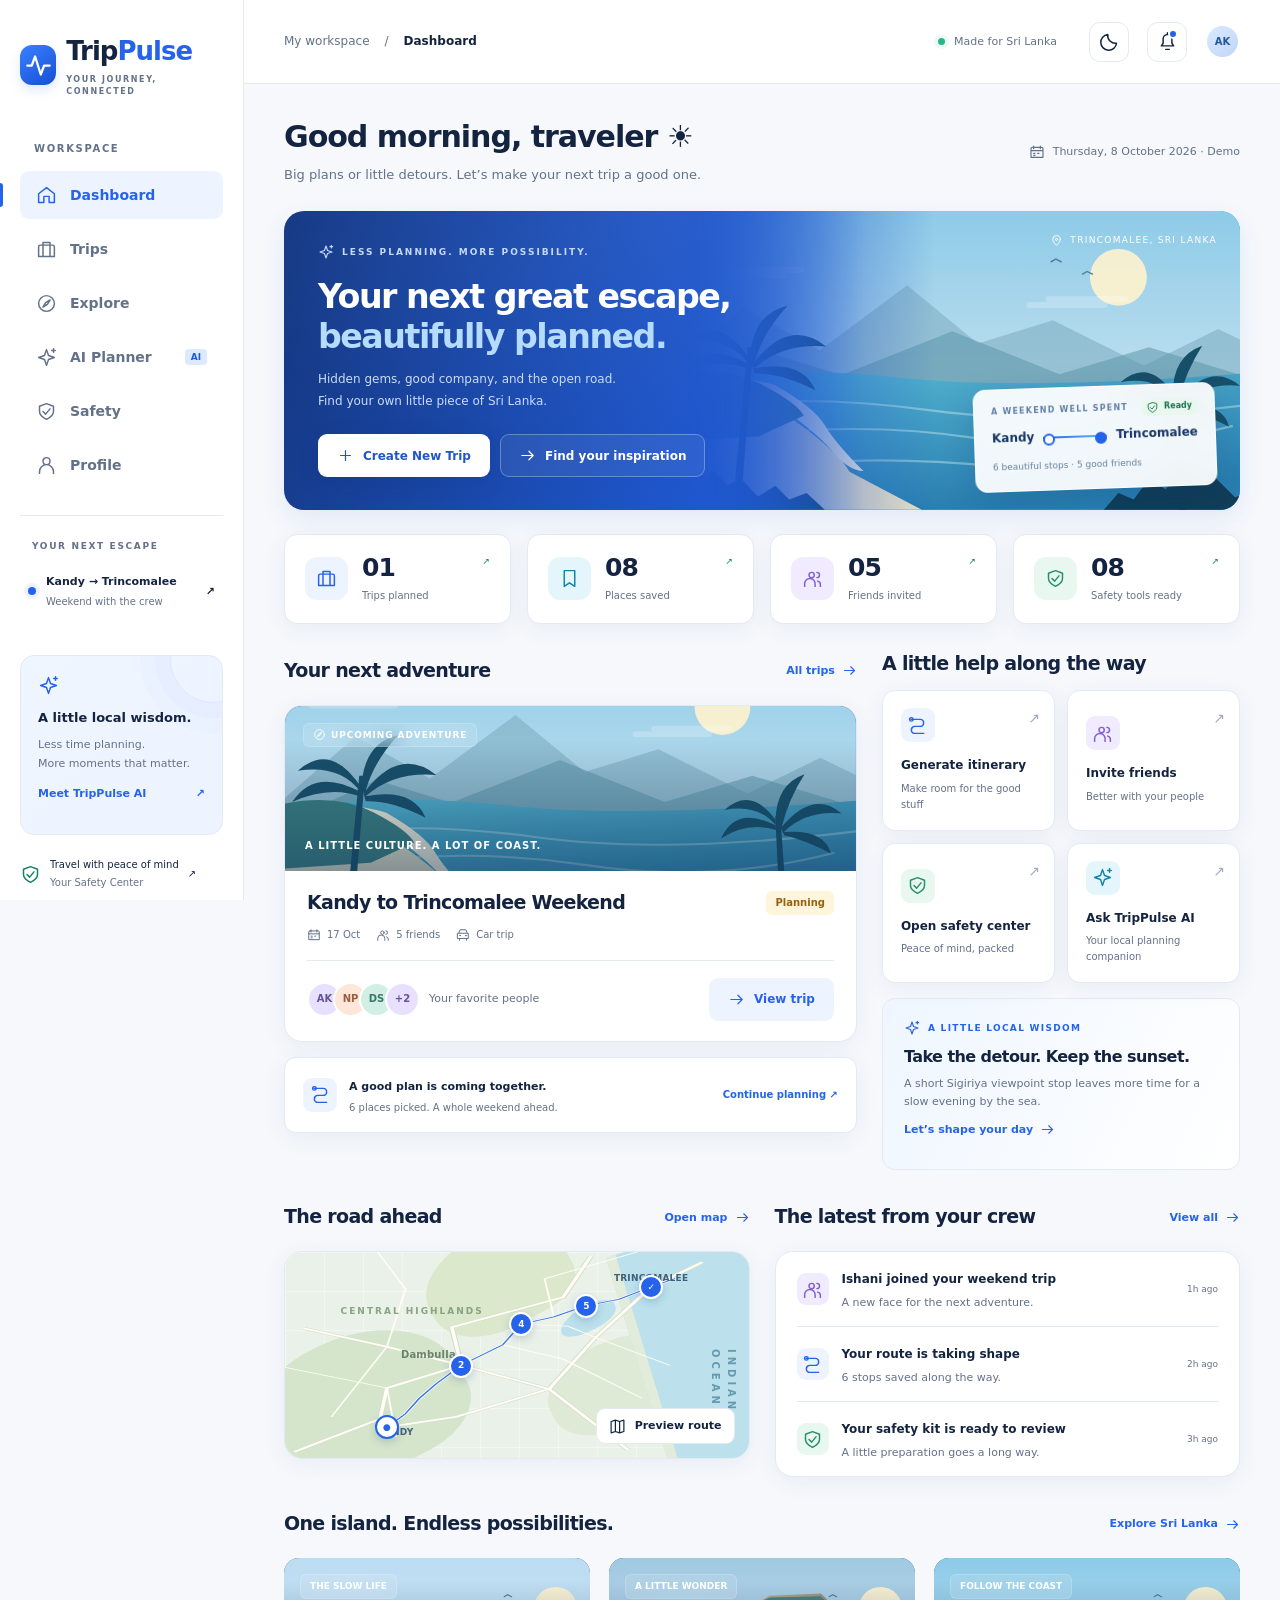
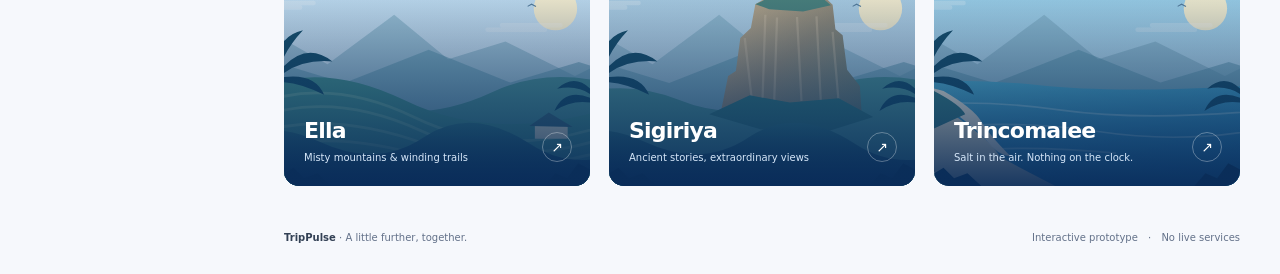
<file: modernUI/index.html>
<!DOCTYPE html>
<html lang="en">
<head>
  <meta charset="UTF-8">
  <meta name="viewport" content="width=device-width, initial-scale=1">
  <meta name="theme-color" content="#2563eb">
  <meta name="description" content="TripPulse — Plan smarter. Travel safer. Feel the pulse of Sri Lanka. A self-contained travel planning prototype.">
  <title>TripPulse · A little further, together</title>
  <link rel="stylesheet" href="styles.css">
  <script src="script.js" defer></script>
</head>
<body>
  <a class="skip-link" href="#main">Skip to content</a>
  <aside class="sidebar">
    <a class="brand" href="#welcome" aria-label="TripPulse welcome"><span class="brand-mark" data-icon="pulse"></span><span>Trip<span class="brand-accent">Pulse</span><small>YOUR JOURNEY, CONNECTED</small></span></a>
    <div class="sidebar-label">WORKSPACE</div>
    <nav class="desktop-nav" aria-label="Main navigation"></nav>
    <div class="sidebar-trip"><span class="sidebar-label">YOUR NEXT ESCAPE</span><button data-nav="overview"><span class="tiny-pin"></span><span>Kandy → Trincomalee<small>Weekend with the crew</small></span><span>↗</span></button></div>
    <div class="sidebar-bottom">
      <div class="companion-card"><span class="companion-spark" data-icon="spark"></span><strong>A little local wisdom.</strong><p>Less time planning.<br>More moments that matter.</p><button data-nav="ai">Meet TripPulse AI <span>↗</span></button></div>
      <button class="sidebar-safety" data-nav="safety"><span data-icon="shield"></span><span>Travel with peace of mind<small>Your Safety Center</small></span><span>↗</span></button>
      <button class="user-profile" data-nav="profile"><span class="avatar avatar-main">AK</span><span><strong id="sidebar-name">Amaya Kumar</strong><small>Always up for a detour</small></span><span>⌄</span></button>
    </div>
  </aside>
  <div class="app-shell">
    <header class="topbar">
      <div class="breadcrumb"><span>My workspace</span><span>/</span><strong id="page-label">Dashboard</strong></div>
      <a class="mobile-brand brand" href="#dashboard"><span class="brand-mark" data-icon="pulse"></span><span>Trip<span class="brand-accent">Pulse</span></span></a>
      <div class="topbar-actions"><span class="island-label"><span class="status-dot"></span>Made for Sri Lanka</span><button class="icon-button theme-button" data-action="theme" aria-label="Switch to dark mode"></button><button class="icon-button notifications-button" data-nav="notifications" aria-label="View notifications"><span data-icon="bell"></span><span class="notification-dot"></span></button><button class="avatar avatar-main" data-nav="profile" aria-label="Open profile">AK</button></div>
    </header>
    <main id="main" tabindex="-1"></main>
    <footer class="app-footer"><span><strong>TripPulse</strong> · A little further, together.</span><span>Interactive prototype <span class="footer-dot">·</span> No live services</span></footer>
  </div>
  <nav class="bottom-nav" aria-label="Mobile navigation"></nav>
  <dialog id="modal" aria-labelledby="modal-title"><div class="modal-heading"><h2 id="modal-title"></h2><button class="icon-button" data-action="close-modal" aria-label="Close dialog"><span data-icon="close"></span></button></div><div id="modal-body"></div></dialog>
  <div id="toast" role="status" aria-live="polite" aria-atomic="true"></div>
</body>
</html>
</file>
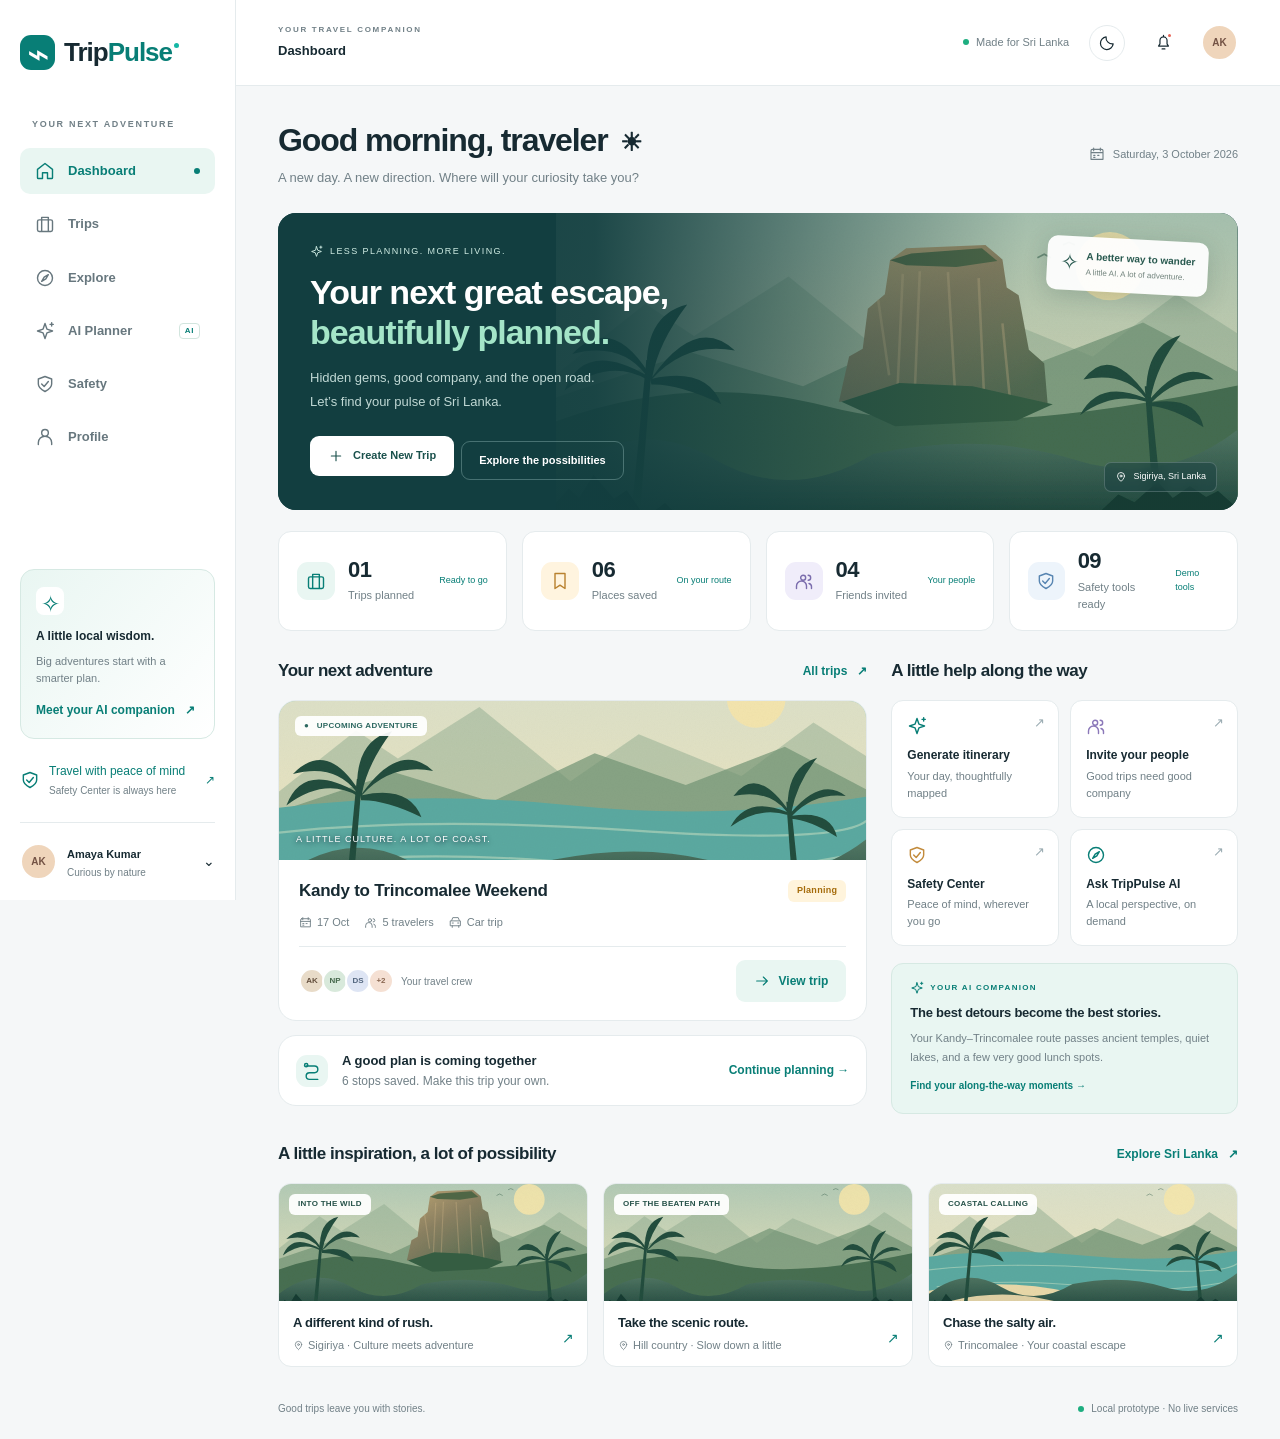
<file: prototypes/html-ui/index.html>
<!DOCTYPE html>
<html lang="en">
<head>
  <meta charset="UTF-8">
  <meta name="viewport" content="width=device-width, initial-scale=1.0">
  <meta name="theme-color" content="#087e76">
  <meta name="description" content="TripPulse — a Sri Lanka travel planning and safety companion. Interactive, local-only prototype.">
  <title>TripPulse — Your next great escape</title>
  <link rel="stylesheet" href="styles.css">
  <script src="script.js" defer></script>
</head>
<body>
  <a class="skip-link" href="#main">Skip to content</a>
  <aside class="sidebar">
    <a class="brand" href="#dashboard" aria-label="TripPulse home"><span class="brand-symbol">⌁</span>Trip<span>Pulse</span><i></i></a>
    <p class="sidebar-label">YOUR NEXT ADVENTURE</p>
    <nav class="desktop-nav" aria-label="Main navigation"></nav>
    <div class="sidebar-bottom">
      <div class="companion-card"><span class="small-icon">✧</span><strong>A little local wisdom.</strong><p>Big adventures start with a smarter plan.</p><button class="text-button" data-nav="ai">Meet your AI companion <span>↗</span></button></div>
      <button class="sidebar-safety" data-nav="safety"><span data-icon="shield"></span><span>Travel with peace of mind<small>Safety Center is always here</small></span><span>↗</span></button>
      <button class="user-profile" data-nav="profile"><span class="avatar avatar-main">AK</span><span><strong>Amaya Kumar</strong><small>Curious by nature</small></span><span>⌄</span></button>
    </div>
  </aside>
  <div class="app-shell">
    <header class="topbar"><div class="breadcrumb"><span>YOUR TRAVEL COMPANION</span><strong id="page-label">Dashboard</strong></div><a class="mobile-brand brand" href="#dashboard">Trip<span>Pulse</span><i></i></a><div class="topbar-actions"><span class="local-badge"><i></i>Made for Sri Lanka</span><button class="icon-button theme-button" data-action="theme" aria-label="Switch to dark mode"></button><button class="icon-button notification-button" data-action="notifications" aria-label="View notifications"><span data-icon="bell"></span><i></i></button><button class="avatar avatar-main" data-nav="profile" aria-label="Open profile">AK</button></div></header>
    <main id="main" tabindex="-1"></main>
    <footer class="app-footer"><span>Good trips leave you with stories.</span><span><i></i>Local prototype · No live services</span></footer>
  </div>
  <nav class="bottom-nav" aria-label="Mobile navigation"></nav>
  <dialog id="modal" aria-labelledby="modal-title"><div class="modal-heading"><h2 id="modal-title"></h2><button class="icon-button" data-action="close-modal" aria-label="Close dialog">✕</button></div><div id="modal-body"></div></dialog>
  <div id="toast" role="status" aria-live="polite"></div>
</body>
</html>
</file>
<file: modernUI/styles.css>
/* Foundations */
:root{color-scheme:light;--primary-blue:#2563eb;--deep-blue:#1e3a8a;--sky-blue:#38bdf8;--cyan-glow:#06b6d4;--navy:#0f172a;--slate:#334155;--soft-blue-bg:#eff6ff;--ice-bg:#f6f8fc;--white:#fff;--border:#e3eaf4;--muted:#637189;--success:#16835b;--warning:#a36509;--danger:#d63849;--surface:#fff;--surface-alt:#f8fafd;--text:#142440;--tint:#edf3ff;--shadow:0 5px 22px #203e7210;--radius:18px;--sidebar:244px}
*{box-sizing:border-box}body{margin:0;background:var(--ice-bg);color:var(--text);font-family:Inter,ui-sans-serif,system-ui,-apple-system,BlinkMacSystemFont,"Segoe UI",sans-serif;font-size:14px;line-height:1.6}button,input,select,textarea{font:inherit}button,a,input,textarea,select{-webkit-tap-highlight-color:transparent}button,a{touch-action:manipulation}button{cursor:pointer}button{color:inherit}a{color:var(--primary-blue);text-decoration:none}button:disabled{opacity:.5;cursor:not-allowed}button,input,select,textarea{outline-offset:4px}button:focus-visible,a:focus-visible,input:focus-visible,textarea:focus-visible,select:focus-visible{outline:3px solid var(--sky-blue)}button{transition:background .18s,box-shadow .18s,transform .18s}button:hover:not(:disabled){filter:brightness(.97)}h1,h2,h3,h4,p{margin:0}h1,h2,h3,h4{line-height:1.25;letter-spacing:-.035em}h1{font-size:clamp(26px,2.35vw,36px);font-weight:750}h2{font-size:21px;font-weight:730}h3{font-size:17px;font-weight:700}h4{font-size:15px}p{color:var(--muted)}small{font-size:12px}.icon{width:21px;height:21px;fill:none;stroke:currentColor;stroke-width:1.7;stroke-linecap:round;stroke-linejoin:round;flex-shrink:0;vertical-align:middle}[data-icon]{display:inline-flex}strong{font-weight:650}svg{display:block}::selection{background:#bed4ff;color:#102452}[hidden]{display:none!important}.skip-link{position:fixed;left:16px;top:-80px;padding:14px;background:var(--surface);z-index:100}.skip-link:focus{top:12px}.muted{color:var(--muted)}.eyebrow{font-size:11px;letter-spacing:1.7px;text-transform:uppercase;font-weight:750;display:flex;align-items:center;gap:8px}.eyebrow .icon{width:16px;height:16px}.overline{color:var(--primary-blue);margin-bottom:10px}.status-dot{width:7px;height:7px;border-radius:50%;background:#29b58b;display:inline-block;box-shadow:0 0 0 4px #29b58b15}
/* Application shell */
.sidebar{width:var(--sidebar);position:fixed;inset:0 auto 0 0;z-index:30;background:var(--surface);border-right:1px solid var(--border);display:flex;flex-direction:column;padding:31px 20px 16px;overflow-y:auto}.brand{display:flex;align-items:center;gap:10px;font-size:26px;font-weight:800;letter-spacing:-1px;color:var(--text)}.brand-mark{width:38px;height:40px;border-radius:12px;background:linear-gradient(145deg,#3981ff,#174ed3);color:#fff;align-items:center;justify-content:center;box-shadow:0 5px 12px #2563eb25}.brand-mark .icon{width:27px;height:27px;stroke-width:2}.brand-accent{color:var(--primary-blue)}.brand small{display:block;font-size:8px;letter-spacing:1.6px;color:var(--muted);margin-top:1px}.sidebar-label{font-size:10px;font-weight:750;letter-spacing:1.65px;color:var(--muted);margin:42px 14px 14px}.desktop-nav{display:grid;gap:6px}.nav-item{display:flex;align-items:center;gap:13px;position:relative;width:100%;min-height:48px;padding:11px 16px;border:0;border-radius:9px;background:transparent;color:var(--muted);font-weight:550;text-align:left}.nav-item.active{background:var(--tint);color:var(--primary-blue);font-weight:700}.nav-item.active:before{content:"";position:absolute;left:-20px;top:12px;bottom:12px;width:3px;background:var(--primary-blue);border-radius:0 4px 4px 0}.nav-item:hover{background:var(--surface-alt)}.nav-item .nav-tag{margin-left:auto;font-size:9px;background:#dce9ff;padding:1px 6px;border-radius:4px;color:#215bd0}.sidebar-trip{border-top:1px solid var(--border);margin-top:26px;padding-top:17px}.sidebar-trip .sidebar-label{margin:0 12px;font-size:9px}.sidebar-trip button{background:none;border:0;display:flex;align-items:center;gap:10px;text-align:left;width:100%;padding:17px 8px;font-size:11px;font-weight:650}.sidebar-trip small{display:block;color:var(--muted);font-size:10px;font-weight:400;margin-top:4px}.sidebar-trip button>span:last-child{margin-left:auto}.tiny-pin{width:8px;height:8px;background:var(--primary-blue);border-radius:50%;box-shadow:0 0 0 4px var(--tint)}.sidebar-bottom{margin-top:auto;padding-top:28px}.companion-card{background:linear-gradient(135deg,var(--soft-blue-bg),var(--tint));border:1px solid var(--border);border-radius:14px;padding:19px 17px;position:relative;overflow:hidden}.companion-card:after{content:"";position:absolute;width:85px;height:85px;border:1px solid #2563eb17;border-radius:50%;top:-40px;right:-35px;box-shadow:0 0 0 15px #2563eb06,0 0 0 30px #2563eb04;pointer-events:none}.companion-spark{color:var(--primary-blue);margin-bottom:12px}.companion-card strong{display:block;font-size:13px}.companion-card p{font-size:11px;margin:7px 0 12px;line-height:1.7}.companion-card button{display:flex;justify-content:space-between;width:100%;padding:0;background:none;border:0;font-size:11px;font-weight:700;color:var(--primary-blue);min-height:30px}.sidebar-safety{display:flex;align-items:center;gap:9px;width:100%;background:none;border:0;padding:22px 0;font-size:10px;text-align:left}.sidebar-safety>span:first-child{color:var(--success)}.sidebar-safety small{display:block;font-size:10px;color:var(--muted);margin-top:2px}.user-profile{display:flex;align-items:center;gap:10px;border:0;border-top:1px solid var(--border);padding:18px 0 0;background:none;width:100%;text-align:left}.user-profile strong{font-size:12px}.user-profile small{display:block;font-size:10px;color:var(--muted)}.user-profile>span:last-child{margin-left:auto}.app-shell{margin-left:var(--sidebar)}.topbar{height:84px;border-bottom:1px solid var(--border);display:flex;align-items:center;justify-content:space-between;padding:0 40px;background:var(--surface)}.breadcrumb{display:flex;gap:15px;font-size:12px;color:var(--muted)}.breadcrumb strong{color:var(--text);font-weight:600}.topbar-actions{display:flex;align-items:center;gap:18px}.island-label{display:flex;align-items:center;gap:9px;font-size:11px;color:var(--muted);margin-right:14px}.icon-button{width:40px;height:40px;border:1px solid var(--border);background:var(--surface);border-radius:11px;display:inline-flex;align-items:center;justify-content:center;position:relative}.notification-dot{width:6px;height:6px;border-radius:50%;background:var(--primary-blue);border:2px solid var(--surface);box-sizing:content-box;position:absolute;top:6px;right:8px}.avatar{width:35px;height:35px;border-radius:50%;display:inline-flex;align-items:center;justify-content:center;background:#e8e0ff;color:#655399;font-size:10px;font-weight:700;border:2px solid var(--surface);flex-shrink:0}.avatar-main{background:linear-gradient(135deg,#dbe9ff,#bfd6f8);color:#2455a0}.avatar:nth-child(3n+2){background:#fee6d9;color:#995f3d}.avatar:nth-child(3n+3){background:#d3eee4;color:#397868}.avatar-stack{display:flex;align-items:center;padding-left:0}.avatar-stack .avatar+.avatar{margin-left:-9px}.avatar-stack small{margin-left:9px;color:var(--muted);font-size:11px}.mobile-brand,.bottom-nav{display:none}main{max-width:1510px;margin:auto;padding:34px 40px 20px;min-height:calc(100vh - 155px)}main:focus{outline:none}.app-footer{max-width:1510px;margin:auto;padding:24px 40px 28px;display:flex;justify-content:space-between;color:var(--muted);font-size:10px;gap:15px}.app-footer strong{color:var(--slate);font-weight:650}.footer-dot{margin:0 7px}.page-heading{display:flex;justify-content:space-between;align-items:center;gap:22px;margin-bottom:26px}.page-heading p{margin-top:9px;font-size:13px}.date-label{display:flex;align-items:center;gap:8px;font-size:11px;color:var(--muted);white-space:nowrap}.date-label .icon{width:16px;height:16px}.screen-enter{animation:enter .25s ease-out}@keyframes enter{from{opacity:0;transform:translateY(5px)}to{opacity:1;transform:translateY(0)}}
/* Shared components */
.btn{display:inline-flex;align-items:center;justify-content:center;gap:9px;min-height:43px;padding:10px 18px;border:1px solid transparent;border-radius:9px;background:var(--primary-blue);color:#fff;font-size:12px;font-weight:650;line-height:1.5;box-shadow:0 3px 8px #2563eb15}.btn:hover:not(:disabled){box-shadow:0 5px 14px #2563eb24;transform:translateY(-1px)}.btn .icon{width:17px;height:17px}.btn.secondary{background:var(--surface);border-color:var(--border);color:var(--text);box-shadow:none}.btn.soft{background:var(--tint);color:var(--primary-blue);box-shadow:none}.btn.light{background:#fff;color:#2155c8;box-shadow:0 5px 20px #0f2a7026}.btn.ghost{background:#ffffff12;border-color:#ffffff48;color:#fff;box-shadow:none}.btn.danger{background:var(--danger);color:#fff;box-shadow:0 4px 14px #d6384920}.btn.danger-soft{background:#fff1f2;color:#bc293c;border-color:#f6d6dc;box-shadow:none}.btn.small{min-height:36px;font-size:11px;padding:8px 12px}.wide{width:100%}.button-row{display:flex;align-items:center;gap:10px;flex-wrap:wrap}.text-button{display:inline-flex;align-items:center;gap:7px;min-height:38px;border:0;background:none;color:var(--primary-blue);font-size:11px;font-weight:650;padding:3px 0}.text-button .icon{width:15px;height:15px}.section-heading{display:flex;justify-content:space-between;gap:12px;align-items:center;margin-bottom:15px}.section-heading h2{font-size:19px}.section-heading h2>small{font-size:12px;color:var(--muted);font-weight:400;margin-left:7px}.card{background:var(--surface);border:1px solid var(--border);border-radius:var(--radius);box-shadow:var(--shadow);overflow:hidden}.card-pad{padding:24px}.card-pad>p{margin-top:10px}.card-pad>.button-row,.card-pad>.btn{margin-top:20px}.stack{display:grid;gap:20px;align-content:start}.content-grid{display:grid;grid-template-columns:minmax(0,1.6fr) minmax(280px,1fr);gap:24px;align-items:start}.equal-grid{display:grid;grid-template-columns:1fr 1fr;gap:22px}.triple-grid{display:grid;grid-template-columns:repeat(3,minmax(0,1fr));gap:20px}.badge{display:inline-flex;align-items:center;gap:5px;font-size:10px;font-weight:650;padding:4px 9px;border-radius:6px;line-height:1.6;background:var(--tint);color:var(--primary-blue);white-space:nowrap}.badge.green{background:#e9f7ef;color:#16724f}.badge.amber{background:#fff4dc;color:#97610e}.badge.red{background:#fff0f1;color:#bd3043}.badge.white{color:#fff;background:#ffffff20;border:1px solid #ffffff30;backdrop-filter:blur(10px)}.badge .icon{width:13px;height:13px}.chip{display:inline-flex;align-items:center;justify-content:center;gap:6px;border:1px solid var(--border);background:var(--surface);color:var(--muted);padding:8px 15px;border-radius:8px;font-size:12px;min-height:40px}.chip.active,.chip[aria-pressed=true]{color:var(--primary-blue);background:var(--tint);border-color:#9bbdff}.chips{display:flex;flex-wrap:wrap;gap:9px}.icon-tile{display:inline-flex;align-items:center;justify-content:center;width:43px;height:43px;border-radius:12px;background:var(--tint);color:var(--primary-blue);flex-shrink:0}.icon-tile.cyan{background:#e4f6fc;color:#1485aa}.icon-tile.purple{background:#f0ebfe;color:#8260ce}.icon-tile.green{background:#e8f7ef;color:#27916b}.detail-grid{display:grid;grid-template-columns:repeat(2,minmax(0,1fr));gap:19px}.detail-grid small{display:block;color:var(--muted);font-size:11px;margin-bottom:5px}.detail-grid strong{font-size:13px}.list-row{display:flex;align-items:center;gap:13px;padding:17px 0;border-bottom:1px solid var(--border)}.list-row:last-child{border-bottom:0}.list-row>div{flex:1;min-width:0}.list-row strong{font-size:12px}.list-row p{font-size:11px;margin-top:4px}.list-row .badge{margin-left:auto}.notice{display:flex;align-items:flex-start;gap:12px;padding:17px 20px;border:1px solid var(--border);border-radius:12px;background:var(--soft-blue-bg);color:var(--primary-blue);margin-bottom:22px}.notice strong{font-size:12px}.notice p{font-size:12px;margin-top:4px}.notice.success{background:#edf8f2;color:#18744f;border-color:#d0eadc}.notice.warning{background:#fff8e9;color:#986310;border-color:#f0e0ba}.simulation-note{font-size:11px;color:var(--muted);line-height:1.7}.empty-state{text-align:center;border:1px dashed var(--border);border-radius:14px;padding:38px 22px;background:var(--surface-alt)}.empty-state .icon-tile{margin-bottom:14px}.empty-state p{margin:9px 0 16px;font-size:13px}.divider{height:1px;background:var(--border);margin:20px 0}.split-row{display:flex;align-items:center;justify-content:space-between;gap:12px}.section-space{margin-top:28px}
/* Dashboard and illustrated hero */
.hero{position:relative;isolation:isolate;min-height:298px;border-radius:20px;overflow:hidden;background:linear-gradient(110deg,#14367e 0%,#215ddd 57%,#42a0df 100%);color:#fff;box-shadow:0 9px 25px #1e50bd18}.hero:before{content:"";position:absolute;z-index:-1;inset:0;background:radial-gradient(ellipse at 40% 0%,#5891ff35,transparent 60%)}.hero-copy{position:relative;z-index:2;padding:33px 34px;width:58%}.hero .eyebrow{color:#c5d9ff;font-size:9px;letter-spacing:2px}.hero h2{font-size:clamp(28px,2.6vw,42px);font-weight:720;line-height:1.18;letter-spacing:-1.5px;margin:17px 0 13px}.hero h2 em{font-style:normal;color:#b5dcff}.hero p{color:#cbdcf8;font-size:12px;line-height:1.8;max-width:370px;margin-bottom:22px}.hero-art{position:absolute;inset:0 0 0 42%;z-index:0}.hero-art:after{content:"";position:absolute;inset:0;background:linear-gradient(90deg,#2158ca 0%,#2158ca00 45%)}.hero-art .landscape{height:100%;width:100%;object-fit:cover}.hero-label{position:absolute;right:23px;top:22px;z-index:2;font-size:9px;letter-spacing:1.3px;color:#fff;display:flex;gap:7px;align-items:center}.hero-label .icon{width:13px;height:13px}.hero-route{position:absolute;right:24px;bottom:22px;z-index:2;width:242px;background:#ffffffed;backdrop-filter:blur(12px);border:1px solid #fff;border-radius:12px;padding:14px 17px;box-shadow:0 8px 32px #06296229;color:#173666;transform:rotate(-2deg)}.hero-route .eyebrow{color:#6480a7;font-size:8px;letter-spacing:1.2px}.mini-route-line{display:flex;align-items:center;justify-content:space-between;gap:9px;margin:8px 0 6px;font-weight:700;font-size:12px}.mini-route-line>i{height:2px;flex:1;background:linear-gradient(90deg,#2563eb,#60bbff);position:relative}.mini-route-line>i:before,.mini-route-line>i:after{content:"";position:absolute;top:-3px;width:8px;height:8px;border-radius:50%;border:2px solid #2563eb;background:white;left:0}.mini-route-line>i:after{left:auto;right:0;background:#2563eb}.hero-route small{font-size:9px;color:#65809d}.hero-route .badge{font-size:8px;padding:2px 5px}.stats{display:grid;grid-template-columns:repeat(4,minmax(0,1fr));gap:16px;margin:24px 0 28px}.stat{display:flex;align-items:center;gap:14px;padding:19px 20px;border-radius:13px}.stat strong{font-size:25px;letter-spacing:-1px;line-height:1.1;display:block}.stat small{font-size:10px;color:var(--muted);display:block;margin-top:6px}.stat .stat-trend{font-size:9px;margin-left:auto;color:var(--success);align-self:flex-start}.dashboard-grid{display:grid;grid-template-columns:minmax(0,1.6fr) minmax(280px,1fr);gap:25px}.trip-visual{height:165px;position:relative;overflow:hidden;background:#185292}.landscape{width:100%;height:100%}.trip-visual:after{content:"";position:absolute;inset:0;background:linear-gradient(0deg,#12365878,transparent 80%)}.trip-visual>.badge{position:absolute;top:17px;left:18px;z-index:1;font-size:9px;letter-spacing:.9px}.trip-visual>.visual-caption{position:absolute;bottom:17px;left:20px;color:white;z-index:1;font-size:10px;font-weight:550;letter-spacing:1px}.trip-body{padding:20px 22px}.trip-body h3{font-size:19px}.trip-meta{display:flex;gap:16px;flex-wrap:wrap;margin-top:12px}.trip-meta span{display:flex;align-items:center;gap:6px;font-size:10px;color:var(--muted)}.trip-meta .icon{width:14px;height:14px}.trip-bottom{display:flex;align-items:center;justify-content:space-between;gap:8px;padding-top:17px;margin-top:17px;border-top:1px solid var(--border)}.continue-card{display:flex;align-items:center;gap:12px;padding:16px 18px;margin-top:15px;border-radius:12px}.continue-card strong{font-size:11px}.continue-card p{font-size:10px;margin-top:4px}.continue-card .icon-tile{width:34px;height:34px;border-radius:9px}.continue-card .text-button{margin-left:auto;white-space:nowrap;font-size:10px}.quick-actions{display:grid;grid-template-columns:1fr 1fr;gap:12px}.quick-action{text-align:left;border:1px solid var(--border);background:var(--surface);border-radius:13px;padding:17px 18px;box-shadow:var(--shadow);position:relative}.quick-action:hover{border-color:#aecaff;transform:translateY(-2px)}.quick-action .icon-tile{width:34px;height:34px;border-radius:9px;margin-bottom:14px}.quick-action strong{font-size:12px;display:block}.quick-action small{display:block;font-size:10px;color:var(--muted);margin-top:5px}.quick-action>span:last-child{position:absolute;right:14px;top:16px;color:#9eacc0}.ai-note{background:linear-gradient(115deg,var(--soft-blue-bg),var(--surface));padding:21px;border:1px solid var(--border);border-radius:13px;margin-top:15px}.ai-note .eyebrow{color:var(--primary-blue);font-size:9px;letter-spacing:1.3px}.ai-note h3{font-size:16px;line-height:1.4;margin-top:10px}.ai-note p{font-size:11px;margin-top:7px}.dashboard-lower{display:grid;grid-template-columns:1fr 1fr;gap:25px;margin-top:28px}.mini-map-card{height:208px;position:relative}.mini-map-card .map-canvas{height:100%;border:0;border-radius:0}.mini-map-card .map-city{font-size:9px}.mini-map-card .map-marker{width:24px;height:24px;font-size:9px;border-width:2px;min-height:0}.mini-map-card .map-city.start{bottom:9%;left:20%}.mini-map-card .map-city.end{top:9%;right:13%}.map-open{position:absolute;right:14px;bottom:14px}.activity-list{padding:0 21px}.activity-list .list-row{padding:15px 0}.activity-list time{font-size:9px;color:var(--muted)}.activity-list .icon-tile{width:32px;height:32px;border-radius:9px}.discover-grid{display:grid;grid-template-columns:repeat(3,minmax(0,1fr));gap:19px}.destination-card{position:relative;min-height:228px;background:#174981;border-radius:15px;overflow:hidden;border:0;text-align:left;color:white;padding:0;width:100%}.destination-card .landscape{position:absolute;inset:0;transition:transform .4s}.destination-card:hover .landscape{transform:scale(1.035)}.destination-card:after{content:"";position:absolute;inset:0;background:linear-gradient(0deg,#092b59ed,transparent 90%)}.destination-card .destination-info{position:absolute;bottom:20px;left:20px;right:18px;z-index:1}.destination-info h3{font-size:22px;margin-bottom:6px}.destination-info p{color:#d6e7f9;font-size:10px}.destination-card>.badge{position:absolute;top:16px;left:16px;z-index:1;font-size:9px}.destination-arrow{position:absolute;right:0;bottom:4px;width:30px;height:30px;border:1px solid #ffffff50;border-radius:50%;display:grid;place-items:center}.welcome-hero{min-height:470px}.welcome-hero .hero-copy{padding:55px 40px;width:58%}.welcome-hero h2{font-size:clamp(36px,4vw,57px)}.welcome-hero .hero-route{bottom:40px;right:40px;transform:rotate(-4deg);width:280px}.welcome-bubble{position:absolute;right:40px;top:112px;z-index:2;background:#fffef5;border-radius:12px 12px 2px 12px;padding:14px 18px;color:#255ab1;font-size:11px;box-shadow:0 5px 25px #06296229}.welcome-bubble strong{display:block;margin-bottom:5px}.feature-card{padding:27px}.feature-card h3{margin:19px 0 10px}.feature-card p{font-size:12px}
/* Trip builder, workspace, and places */
.trip-tabs{display:flex;gap:5px;border-bottom:1px solid var(--border);margin:-4px 0 25px;overflow-x:auto}.trip-tabs button{white-space:nowrap;border:0;border-bottom:2px solid transparent;background:none;padding:12px 16px;font-size:12px;color:var(--muted);min-height:46px}.trip-tabs button.active{color:var(--primary-blue);border-bottom-color:var(--primary-blue);font-weight:650}.route-banner{position:relative;overflow:hidden;padding:30px 32px;background:linear-gradient(120deg,#153a86,#2867e0);color:#fff;border-radius:18px}.route-banner:after{content:"";position:absolute;right:-60px;top:-180px;width:400px;height:400px;border:1px solid #ffffff19;border-radius:50%;box-shadow:0 0 0 42px #ffffff05,0 0 0 85px #ffffff05;pointer-events:none}.route-banner h2{font-size:clamp(24px,2.7vw,38px);margin:22px 0 9px;position:relative;z-index:1}.route-banner h2>span{color:#9ed6ff;margin:0 10px}.route-banner p{color:#c0d6fa;font-size:12px}.route-banner .trip-meta{margin-top:25px;gap:24px}.route-banner .trip-meta span{color:#e0ebff;font-size:11px}.route-banner .badge{align-self:flex-start}.readiness-ring{width:70px;height:70px;border-radius:50%;border:5px solid #ddede7;border-top-color:#29a97e;border-right-color:#29a97e;border-bottom-color:#29a97e;display:grid;place-items:center;font-weight:750;font-size:18px;color:var(--success);flex-shrink:0}.preview-place{display:flex;align-items:center;gap:12px;padding:13px 0;border-bottom:1px solid var(--border)}.preview-place:last-child{border:0}.preview-thumb{width:66px;height:51px;border-radius:8px;overflow:hidden;flex-shrink:0}.preview-place strong{font-size:12px}.preview-place small{display:block;color:var(--muted);font-size:10px;margin-top:4px}.preview-place .text-button{margin-left:auto}.progress-steps{display:flex;align-items:center;gap:8px;margin:4px 0 29px}.progress-step{display:flex;align-items:center;gap:9px;color:var(--muted);font-size:12px}.progress-step>span{width:31px;height:31px;border-radius:50%;background:var(--surface);border:1px solid var(--border);display:grid;place-items:center;font-size:11px}.progress-step.active{color:var(--primary-blue);font-weight:650}.progress-step.active>span,.progress-step.done>span{background:var(--primary-blue);border-color:var(--primary-blue);color:white}.step-line{height:1px;background:var(--border);flex:1;max-width:110px}.form-card{padding:30px}.form-card h2{margin:7px 0}.form-card>p{margin-bottom:27px;font-size:13px}.form-grid{display:grid;grid-template-columns:1fr 1fr;gap:20px}.field{display:flex;flex-direction:column;gap:8px;font-weight:600;font-size:12px;min-width:0}.field.full{grid-column:1/-1}.field small{font-weight:400;color:var(--muted);font-size:10px}input,select,textarea{width:100%;border:1px solid var(--border);background:var(--surface-alt);border-radius:9px;min-height:45px;padding:10px 12px;color:var(--text);font-size:13px}textarea{resize:vertical;min-height:100px}.field input:focus,.field select:focus,.field textarea:focus{border-color:#8aaff4}.form-actions{display:flex;justify-content:space-between;align-items:center;gap:12px;border-top:1px solid var(--border);margin-top:30px;padding-top:22px}.form-legend{margin:24px 0 12px;font-size:12px;font-weight:650}fieldset{border:0;padding:0;margin:0}legend{padding:0}.option-grid{display:grid;grid-template-columns:repeat(3,minmax(0,1fr));gap:12px}.option-card{border:1px solid var(--border);border-radius:11px;padding:17px 14px;background:var(--surface);text-align:left;min-height:84px;position:relative}.option-card strong{display:block;font-size:13px}.option-card small{display:block;margin-top:6px;color:var(--muted);font-size:10px}.option-card[aria-pressed=true]{border-color:var(--primary-blue);background:var(--tint);box-shadow:0 0 0 1px var(--primary-blue)}.option-card[aria-pressed=true]:after{content:"✓";position:absolute;right:10px;top:10px;font-size:11px;color:var(--primary-blue)}.builder-preview .landscape{height:160px}.builder-preview .card-pad>h3{margin:10px 0}.builder-preview .detail-grid{margin-top:23px}.place-grid{display:grid;grid-template-columns:repeat(3,minmax(0,1fr));gap:20px}.place-image{height:155px;position:relative;overflow:hidden}.place-image .badge{position:absolute;right:12px;top:12px;background:#ffffffec;color:#2650a3}.place-order{position:absolute;top:12px;left:12px;width:27px;height:27px;background:#fff;color:#2158c6;font-size:11px;font-weight:750;border-radius:8px;display:grid;place-items:center;box-shadow:0 2px 8px #12345420}.place-body{padding:19px}.place-body h3{font-size:16px;min-height:40px}.place-body .place-reason{font-size:11px;line-height:1.75;margin:11px 0 16px;min-height:58px}.place-data{display:grid;grid-template-columns:1fr 1fr;gap:9px 7px;font-size:10px;color:var(--muted);margin-top:13px}.place-data span{display:flex;align-items:center;gap:5px}.place-data .icon{width:13px;height:13px}.place-body .button-row{border-top:1px solid var(--border);padding-top:15px;justify-content:space-between;gap:5px}.place-card.selected{border-color:#a5c1f5}.selection-bar{position:sticky;bottom:20px;z-index:10;display:flex;align-items:center;justify-content:space-between;gap:14px;margin:25px 0 0;border:1px solid var(--border);background:var(--surface);border-radius:13px;padding:16px 20px;box-shadow:0 8px 35px #16376822}.selection-count{display:flex;align-items:center;gap:12px}.selection-count>span{width:36px;height:36px;border-radius:9px;display:grid;place-items:center;background:var(--tint);color:var(--primary-blue);font-size:16px;font-weight:750}.selection-count strong{font-size:12px}.selection-count small{font-size:10px;color:var(--muted);display:block}.modal-place-art{height:190px;border-radius:12px;overflow:hidden;margin-bottom:18px}.modal-details{margin:22px 0;padding:18px;background:var(--surface-alt);border-radius:11px}
/* Itinerary */
.summary-grid{display:grid;grid-template-columns:repeat(4,minmax(0,1fr));gap:15px;margin-bottom:22px}.summary-card{padding:18px 21px}.summary-card small{display:block;font-size:10px;color:var(--muted);margin-bottom:8px}.summary-card strong{font-size:21px;letter-spacing:-.7px}.summary-card .icon{width:15px;height:15px;margin-right:6px;color:var(--primary-blue)}.timeline{position:relative;padding:0 24px 0 0}.timeline-item{display:grid;grid-template-columns:78px 24px 1fr;gap:13px;position:relative;padding-bottom:18px}.timeline-item:before{content:"";position:absolute;left:102px;top:26px;bottom:-3px;width:1px;background:var(--border)}.timeline-item:last-child:before{display:none}.timeline-time{font-size:11px;font-weight:650;padding-top:20px;text-align:right;color:var(--muted)}.timeline-node{width:14px;height:14px;border:3px solid var(--primary-blue);background:var(--surface);border-radius:50%;margin-top:24px;margin-left:5px;z-index:1;box-shadow:0 0 0 5px var(--ice-bg)}.timeline-item:first-child .timeline-node,.timeline-item:last-child .timeline-node{background:var(--primary-blue)}.timeline-card{padding:17px 20px;border-radius:12px}.timeline-card h3{font-size:14px}.timeline-card p{font-size:11px;margin-top:8px}.timeline-card .trip-meta{margin-top:11px}.itinerary-sidebar{position:sticky;top:24px}.itinerary-sidebar .btn{margin-top:10px}.itinerary-sidebar .landscape{height:160px}.timeline-preview{display:flex;gap:13px;padding:14px 0;border-bottom:1px solid var(--border);font-size:12px}.timeline-preview time{color:var(--primary-blue);font-weight:650;width:62px;flex-shrink:0}.timeline-preview small{display:block;color:var(--muted);margin-top:3px}
/* Stylized, offline map */
.map-canvas{position:relative;overflow:hidden;height:540px;min-width:0;border-radius:17px;background-color:#eaf1e9;background-image:linear-gradient(#ffffff55 1px,transparent 1px),linear-gradient(90deg,#ffffff55 1px,transparent 1px);background-size:39px 39px;border:1px solid #dae6dc;isolation:isolate}.map-terrain{position:absolute;border-radius:45% 60% 30% 50%;background:#d4e5cb;transform:rotate(-28deg);z-index:-1}.terrain-one{width:47%;height:70%;top:40%;left:-8%}.terrain-two{width:32%;height:47%;top:-10%;left:30%;background:#dce8cc}.terrain-three{width:32%;height:42%;top:42%;right:12%;background:#deead6}.map-water{position:absolute;right:-12%;top:-12%;width:35%;height:132%;background:#bce1ed;transform:rotate(-17deg);border-left:10px solid #e3ecdb;z-index:-1}.map-lake{position:absolute;left:59%;top:26%;width:13%;height:12%;background:#bce1ed;border-radius:65% 30% 55% 35%;transform:rotate(-22deg);z-index:-1}.map-roads{position:absolute;inset:0;width:100%;height:100%;pointer-events:none}.map-roads .road-shadow{fill:none;stroke:#d6ddcb;stroke-width:13}.map-roads .road{fill:none;stroke:#fffef7;stroke-width:8}.map-roads .minor{fill:none;stroke:#fffdf5;stroke-width:4}.map-roads .route-shadow{fill:none;stroke:#fff;stroke-width:9;stroke-linejoin:round;stroke-linecap:round}.map-roads .route{fill:none;stroke:#3572e5;stroke-width:4;stroke-linejoin:round;stroke-linecap:round}.map-roads .route-dash{fill:none;stroke:#a8ccff;stroke-width:1;stroke-dasharray:3 6}.map-marker{position:absolute;transform:translate(-50%,-50%);width:34px;height:34px;min-height:34px;display:flex;align-items:center;justify-content:center;border:3px solid white;border-radius:50%;background:#2563eb;color:#fff;font-size:11px;font-weight:700;box-shadow:0 3px 9px #23497838;z-index:3}.map-marker.active{background:#163d86;box-shadow:0 0 0 7px #2563eb23,0 3px 9px #23497838}.map-marker.start-marker{background:#fff;color:#2563eb;border-color:#2563eb}.map-marker .icon{width:14px;height:14px}.map-city{position:absolute;font-size:12px;font-weight:750;color:#41617a;letter-spacing:.2px;pointer-events:none}.map-city.start{left:12%;bottom:10%}.map-city.end{right:13%;top:9%}.map-city.middle{left:25%;top:46%;font-size:10px;color:#6a826e}.map-city.ocean{right:2%;top:47%;color:#6499ae;writing-mode:vertical-rl;letter-spacing:4px;font-size:10px}.map-city.forest{left:12%;top:25%;font-size:9px;letter-spacing:2px;color:#88a480}.map-float{position:absolute;top:20px;left:20px;padding:14px 17px;background:#fffffff2;backdrop-filter:blur(8px);border-radius:11px;box-shadow:0 3px 17px #23497815;color:#1c3d65;max-width:70%;z-index:4}.map-float strong{font-size:12px}.map-float small{display:block;font-size:10px;color:#677f96;margin-top:3px}.map-compass{position:absolute;right:20px;top:20px;border-radius:50%;background:#ffffffec;width:36px;height:36px;display:grid;place-items:center;color:#2f5682;font-weight:750;font-size:12px;box-shadow:0 3px 17px #23497815}.map-footnote{position:absolute;left:14px;bottom:12px;color:#526b75;font-size:9px;background:#ffffffbf;border-radius:5px;padding:4px 8px}.layer-controls{display:flex;gap:8px;flex-wrap:wrap;margin-bottom:16px}.layer-controls .chip{font-size:11px}.layer-controls .icon{width:15px;height:15px}.layer-marker{background:#b67b26;width:29px;height:29px;min-height:29px}.layer-marker.safety{background:#cc5360}.layer-marker.hotels{background:#725bb3}.map-sheet{display:flex;gap:18px;align-items:center;padding:21px 25px;margin-top:15px}.map-sheet .preview-thumb{width:98px;height:70px}.map-sheet>div:nth-child(2){flex:1}.map-sheet h3{margin:5px 0}.map-sheet p{font-size:11px}.map-sheet .button-row{flex-shrink:0}.route-stops{padding:0 20px}.route-stop{display:flex;gap:12px;align-items:center;width:100%;background:none;border:0;border-bottom:1px solid var(--border);text-align:left;padding:15px 0}.route-stop:last-child{border:0}.route-stop>span{width:25px;height:25px;border-radius:7px;background:var(--tint);color:var(--primary-blue);font-size:10px;display:grid;place-items:center;flex-shrink:0}.route-stop strong{display:block;font-size:11px}.route-stop small{font-size:10px;color:var(--muted)}
/* AI assistant */
.chat-layout{display:grid;grid-template-columns:minmax(0,1.8fr) minmax(260px,1fr);gap:23px}.chat-panel{min-height:600px;display:flex;flex-direction:column}.chat-header{display:flex;align-items:center;gap:12px;padding:20px 24px;border-bottom:1px solid var(--border)}.chat-header .icon-tile{background:linear-gradient(135deg,#2669f0,#6c8ff5);color:#fff}.chat-header h2{font-size:16px}.chat-header p{font-size:10px;margin-top:4px}.chat-header .badge{margin-left:auto}.chat-messages{padding:26px 24px;display:flex;flex-direction:column;gap:19px;max-height:510px;min-height:300px;overflow:auto;scroll-behavior:smooth}.chat-message{display:flex;gap:10px;align-items:flex-start;max-width:94%}.chat-message.user{align-self:flex-end;flex-direction:row-reverse;max-width:85%}.chat-message .avatar{width:29px;height:29px;font-size:9px}.chat-bubble{background:var(--surface-alt);border:1px solid var(--border);border-radius:0 12px 12px 12px;padding:15px 18px;font-size:12px;line-height:1.85;white-space:pre-wrap;overflow-wrap:anywhere}.chat-message.user .chat-bubble{background:var(--primary-blue);color:#fff;border:0;border-radius:12px 0 12px 12px}.chat-name{display:block;font-size:10px;color:var(--primary-blue);font-weight:700;margin-bottom:5px}.typing-dots{display:flex;gap:5px;align-items:center;min-height:24px}.typing-dots i{width:5px;height:5px;background:var(--primary-blue);border-radius:50%;animation:pulse 1s infinite}.typing-dots i:nth-child(2){animation-delay:.15s}.typing-dots i:nth-child(3){animation-delay:.3s}@keyframes pulse{50%{opacity:.3;transform:translateY(-3px)}}.chat-bottom{margin-top:auto;padding:18px 22px 15px;border-top:1px solid var(--border)}.chat-form{display:flex;gap:10px}.chat-form input{background:var(--surface);font-size:12px}.chat-form .btn{width:45px;flex-shrink:0;padding:0}.chat-bottom .simulation-note{text-align:center;margin-top:10px;font-size:9px}.prompt-list{display:grid;gap:9px;margin-top:17px}.prompt-list button{border:1px solid var(--border);background:var(--surface);padding:11px 13px;text-align:left;border-radius:8px;font-size:11px;display:flex;justify-content:space-between;gap:8px;min-height:42px}.prompt-list button:hover{color:var(--primary-blue);border-color:#adc7f9}.suggestion-list{padding:0;list-style:none;margin:17px 0 0}.suggestion-list li{display:flex;align-items:flex-start;gap:10px;font-size:12px;margin:13px 0;color:var(--muted)}.suggestion-list .icon{color:var(--primary-blue);width:16px;height:16px;margin-top:2px}
/* Safety, members and settings */
.safety-banner{border:1px solid #d8e5fd;background:linear-gradient(110deg,var(--soft-blue-bg),var(--surface));border-radius:18px;padding:30px;display:flex;align-items:center;gap:25px;margin-bottom:23px}.safety-banner .safety-emblem{width:70px;height:77px;border-radius:19px;background:var(--surface);color:var(--primary-blue);display:grid;place-items:center;flex-shrink:0;box-shadow:var(--shadow)}.safety-emblem .icon{width:35px;height:35px}.safety-banner h2{font-size:23px;margin:6px 0 10px}.safety-banner p{font-size:12px;max-width:500px}.safety-banner .btn{margin-left:auto;white-space:nowrap;min-height:48px}.safety-grid{display:grid;grid-template-columns:repeat(3,minmax(0,1fr));gap:15px}.safety-action{background:var(--surface);border:1px solid var(--border);border-radius:13px;padding:21px;text-align:left;box-shadow:var(--shadow)}.safety-action strong{display:block;font-size:13px;margin-top:14px}.safety-action small{display:block;font-size:10px;color:var(--muted);margin-top:6px}.safety-action:hover{border-color:#a7c4f7;transform:translateY(-2px)}.disclaimer{font-size:11px;color:var(--muted);padding:21px 0;line-height:1.8}.location-preview{padding:18px;border:1px solid var(--border);background:var(--surface-alt);border-radius:11px;margin:18px 0;font-size:12px}.location-preview strong{display:block;margin:6px 0}.location-preview small{display:block;color:var(--muted);margin-top:5px;font-size:11px}.modal-options{display:grid;grid-template-columns:1fr 1fr;gap:10px;margin:20px 0}.sos-emblem{width:60px;height:60px;display:grid;place-items:center;background:#fff0f1;color:var(--danger);border-radius:17px;font-weight:800;font-size:27px;margin:4px 0 20px}.recipient-row{display:flex;align-items:center;gap:12px;padding:13px 0;font-size:12px}.recipient-row input{width:19px;height:19px;min-height:0;accent-color:var(--primary-blue)}.member-card{padding:21px;display:flex;gap:15px;align-items:center}.member-card .avatar{width:48px;height:48px;font-size:13px}.member-card>div{flex:1;min-width:0}.member-card h3{font-size:14px}.member-card p{font-size:11px;margin:5px 0 11px}.member-card .button-row{gap:12px}.member-card .text-button{font-size:10px;min-height:30px}.member-card .remove{color:var(--danger)}.member-grid{display:grid;grid-template-columns:1fr 1fr;gap:16px}.member-role-label{font-size:12px;color:var(--muted);margin:22px 0 12px;display:flex;gap:8px;align-items:center}.invite-link{padding:17px;background:var(--surface-alt);border:1px dashed #a1b9df;border-radius:10px;margin:19px 0;color:var(--primary-blue);font-size:12px;overflow-wrap:anywhere}.profile-heading{display:flex;gap:17px;align-items:center;padding-bottom:25px;margin-bottom:24px;border-bottom:1px solid var(--border)}.profile-heading .avatar{width:64px;height:64px;font-size:19px}.profile-heading h2{font-size:21px}.profile-heading p{font-size:11px;margin-top:5px}.setting-row{display:flex;justify-content:space-between;align-items:center;gap:18px;padding:19px 0;border-bottom:1px solid var(--border)}.setting-row:last-child{border:0}.setting-row strong{font-size:12px}.setting-row p{font-size:11px;margin-top:4px}.toggle{width:46px;min-width:46px;height:26px;background:#bac4d1;border:0;border-radius:20px;position:relative}.toggle:before{content:"";width:20px;height:20px;background:#fff;border-radius:50%;position:absolute;left:3px;top:3px;transition:transform .2s;box-shadow:0 1px 3px #0002}.toggle[aria-checked=true]{background:var(--primary-blue)}.toggle[aria-checked=true]:before{transform:translateX(20px)}.contact-card{padding:23px}.contact-top{display:flex;align-items:center;gap:12px;margin-bottom:17px}.contact-top .avatar{width:44px;height:44px;font-size:12px}.contact-top h3{font-size:15px}.contact-top p{font-size:11px;margin-top:3px}.contact-card .contact-phone{font-size:12px;margin:13px 0;color:var(--muted)}.contact-card .button-row{justify-content:space-between;margin-top:17px;border-top:1px solid var(--border);padding-top:13px}.notification-card{display:flex;align-items:flex-start;gap:17px;padding:23px;position:relative}.notification-card.unread{border-left:3px solid var(--primary-blue);background:linear-gradient(90deg,var(--soft-blue-bg),var(--surface) 45%)}.notification-card h3{font-size:14px}.notification-card p{font-size:12px;margin-top:6px}.notification-card time{font-size:10px;white-space:nowrap;color:var(--muted);margin-left:auto}.notification-card .text-button{font-size:10px;margin-top:4px}.notification-card .badge{font-size:9px;margin-left:7px}.notification-list{display:grid;gap:12px}.notification-tabs{display:flex;gap:9px;margin-bottom:20px}.search-field{position:relative;flex:1;max-width:510px}.search-field .icon{position:absolute;top:13px;left:14px;width:18px;height:18px;color:var(--muted)}.search-field input{padding-left:43px;background:var(--surface);font-size:12px}.explore-toolbar{display:flex;align-items:center;gap:13px;margin-bottom:20px}.explore-hero{min-height:180px;margin-bottom:25px}.explore-hero .hero-copy{padding:27px 30px;width:65%}.explore-hero h2{font-size:30px;margin:10px 0}.explore-hero p{margin:0}.guide-card{display:flex;align-items:center;gap:17px;padding:20px}.guide-card .preview-thumb{width:80px;height:72px}.guide-card h3{font-size:14px}.guide-card p{font-size:11px;margin-top:6px}.guide-card .text-button{margin-left:auto;white-space:nowrap}.saved-grid{display:grid;grid-template-columns:1fr 1fr;gap:15px}
/* Dialogs and toasts */
dialog{border:1px solid var(--border);border-radius:19px;background:var(--surface);color:var(--text);padding:25px;width:min(560px,calc(100% - 30px));max-height:88dvh;overflow:auto;box-shadow:0 25px 90px #0a214850}dialog::backdrop{background:#0c1d456e;backdrop-filter:blur(5px)}.modal-heading{display:flex;justify-content:space-between;align-items:center;gap:15px;margin-bottom:21px}.modal-heading h2{font-size:21px}.modal-heading .icon-button{flex-shrink:0;border:0;background:var(--surface-alt)}#modal-body>p{font-size:13px;line-height:1.8}#modal-body>.button-row{margin-top:22px}#modal-body .form-grid{margin-top:18px}#toast{position:fixed;z-index:100;left:calc(50% + var(--sidebar)/2);bottom:27px;transform:translate(-50%,25px);background:#153568;color:#fff;border:1px solid #ffffff20;border-radius:12px;padding:14px 23px;box-shadow:0 7px 30px #132d4c30;max-width:min(520px,calc(100vw - 35px));font-size:12px;opacity:0;pointer-events:none;transition:opacity .2s,transform .2s}#toast.visible{opacity:1;transform:translate(-50%,0)}
/* Premium evening palette */
body.dark{color-scheme:dark;--ice-bg:#0d1525;--surface:#152136;--surface-alt:#19273e;--text:#e3ebf9;--navy:#e3ebf9;--slate:#b6c5dc;--muted:#9eadc4;--border:#283953;--primary-blue:#83acff;--soft-blue-bg:#182c4c;--tint:#203555;--shadow:0 5px 22px #00000012;--success:#64d5ac}.dark .btn:not(.secondary):not(.soft):not(.light):not(.ghost):not(.danger):not(.danger-soft){background:#336feb;color:#fff}.dark .nav-tag{background:#294670;color:#b2cdff}.dark .hero,.dark .route-banner{background:linear-gradient(115deg,#142d62,#1c4cae)}.dark .hero-art:after{background:linear-gradient(90deg,#1b459b,transparent 50%)}.dark .badge.green,.dark .notice.success,.dark .icon-tile.green{background:#173b34;color:#84dcba;border-color:#245344}.dark .badge.amber,.dark .notice.warning{background:#3c3221;color:#edc16f;border-color:#5a4829}.dark .badge.red,.dark .btn.danger-soft,.dark .sos-emblem{background:#462634;color:#ffacb7;border-color:#673647}.dark .icon-tile.cyan{background:#163745;color:#70cde9}.dark .icon-tile.purple{background:#322e4f;color:#bba4f0}.dark .hero-route{background:#172b49ed;color:#ecf4ff;border-color:#ffffff22}.dark .hero-route small,.dark .hero-route .eyebrow{color:#b5c9e3}.dark .welcome-bubble{background:#173051;color:#dceaff}.dark .map-canvas{filter:brightness(.83) saturate(.8)}.dark .safety-banner{border-color:var(--border)}.dark .readiness-ring{border-left-color:#26463f}.dark .sidebar-safety{color:var(--text)}
/* Responsive layouts */
@media(min-width:1600px){.hero{min-height:330px}.hero-copy{padding:41px}.hero h2{font-size:44px}.trip-visual{height:190px}.quick-action{padding:22px}.sidebar{padding-top:34px}}
@media(max-width:1200px){:root{--sidebar:218px}.sidebar{padding-left:16px;padding-right:16px}.brand{font-size:23px}.brand-mark{width:34px;height:36px}.nav-item.active:before{left:-16px}main{padding:29px 27px 20px}.topbar{padding:0 27px}.app-footer{padding-left:27px;padding-right:27px}.hero-copy{padding:29px;width:62%}.hero h2{font-size:33px}.hero-route{width:210px;right:17px}.stats{gap:12px}.stat{padding:16px 13px;gap:10px}.stat .icon-tile{width:36px;height:36px}.stat .stat-trend{display:none}.dashboard-grid{gap:20px;grid-template-columns:minmax(0,1.45fr) minmax(260px,1fr)}.quick-action{padding:15px}.quick-action strong{font-size:11px}.content-grid{grid-template-columns:minmax(0,1.5fr) minmax(260px,1fr);gap:20px}.place-grid{grid-template-columns:1fr 1fr}.chat-layout{grid-template-columns:minmax(0,1.6fr) minmax(230px,1fr);gap:18px}.card-pad{padding:21px}.summary-card{padding:16px}.island-label{margin-right:0}.map-sheet{flex-wrap:wrap}.map-sheet .button-row{width:100%}.safety-banner{padding:23px}.safety-banner .safety-emblem{display:none}.date-label{font-size:10px}.welcome-bubble{right:20px;max-width:220px}.welcome-hero .hero-route{right:25px;width:230px}}
@media(max-width:1000px){:root{--sidebar:192px}.sidebar{padding:25px 13px 14px}.brand{font-size:22px;gap:7px}.brand small{font-size:6px}.brand-mark{width:31px;height:33px}.nav-item{font-size:12px;padding-left:12px;gap:10px}.nav-item.active:before{left:-13px}.sidebar-trip small{font-size:9px}.sidebar-trip button{font-size:10px;padding-left:5px;gap:7px}.sidebar-safety{font-size:9px;gap:5px}.sidebar-safety small{font-size:9px}.companion-card{padding:15px 12px}.user-profile{gap:7px}.user-profile small{font-size:9px}.user-profile strong{font-size:11px}main{padding:25px 22px 15px}.topbar{height:72px;padding:0 22px}.topbar-actions{gap:11px}.island-label{display:none}.hero{min-height:282px}.hero h2{font-size:29px}.hero-copy{padding:28px 25px;width:65%}.hero p{font-size:11px;max-width:290px}.hero-route{width:175px;padding:11px;bottom:17px;right:15px}.hero-route .mini-route-line{font-size:10px;gap:6px}.hero-route .badge{display:none}.hero .button-row{gap:7px}.hero .btn{font-size:10px;padding:10px 12px}.hero-label{font-size:8px;right:14px;top:17px}.stats{gap:10px}.stat{padding:14px 12px;gap:9px}.stat strong{font-size:22px}.stat small{font-size:9px}.stat .icon-tile{width:30px;height:33px;border-radius:9px}.stat .icon{width:18px;height:18px}.dashboard-grid,.content-grid,.chat-layout{grid-template-columns:1fr}.dashboard-grid>.stack,.dashboard-grid>section:last-child{display:block}.quick-actions{grid-template-columns:repeat(4,1fr)}.quick-action>span:last-child{display:none}.ai-note{margin-top:15px}.dashboard-lower{gap:18px}.date-label{display:none}.content-grid>aside.stack{grid-template-columns:1fr 1fr}.content-grid>aside.stack>.card:only-child{grid-column:1/-1}.builder-layout{grid-template-columns:minmax(0,1.6fr) minmax(200px,1fr)}.builder-layout>aside.stack{grid-template-columns:1fr}.form-card{padding:23px}.form-grid{gap:17px}.option-grid{gap:8px}.option-card{padding:15px 10px}.option-card small{font-size:9px}.chat-layout>aside{grid-template-columns:1fr 1fr}.welcome-hero .hero-copy{padding:40px 30px;width:66%}.welcome-hero h2{font-size:42px}.welcome-bubble{right:20px;top:70px;font-size:9px;max-width:175px}.welcome-hero .hero-route{right:22px;bottom:25px;width:215px}.timeline{padding-right:0}.itinerary-sidebar{position:static}.map-canvas{height:500px}.safety-grid{grid-template-columns:repeat(3,1fr)}.triple-grid{gap:13px}.feature-card{padding:21px}.feature-card h3{font-size:15px}.discover-grid{gap:12px}.destination-info h3{font-size:19px}.destination-card{min-height:200px}.app-footer{padding:24px 22px}}
@media(max-width:760px){:root{--sidebar:0px}.sidebar{display:none}.app-shell{margin:0}.topbar{height:70px;padding:0 20px}.breadcrumb{display:none}.mobile-brand{display:flex;font-size:23px}.mobile-brand .brand-mark{width:31px;height:33px}.topbar-actions{gap:10px}.topbar-actions>.avatar{display:none}.topbar .icon-button{width:36px;height:36px;border:0;background:var(--surface-alt)}main{padding:25px 20px 18px}.page-heading{margin-bottom:23px}.page-heading p{font-size:12px}.page-heading>.btn{font-size:11px}.bottom-nav{position:fixed;bottom:0;left:0;right:0;z-index:40;background:var(--surface);border-top:1px solid var(--border);box-shadow:0 -4px 20px #233d6810;display:grid;grid-template-columns:repeat(6,1fr);padding:8px 7px max(9px,env(safe-area-inset-bottom))}.bottom-item{border:0;background:none;display:flex;flex-direction:column;align-items:center;gap:4px;padding:6px 1px;min-height:46px;font-size:8px;color:var(--muted);border-radius:8px}.bottom-item .icon{width:20px;height:20px}.bottom-item.active{color:var(--primary-blue);background:var(--tint);font-weight:750}.app-footer{padding:18px 20px 101px;font-size:9px}.hero-copy{width:60%}.hero h2{font-size:34px}.hero-route{width:210px;padding:14px}.hero-label{right:20px}.hero-route .mini-route-line{font-size:11px}.hero-route .badge{display:inline-flex}.hero p{max-width:295px}.hero .btn{font-size:11px}.stats{margin:19px 0 25px}.stat{padding:16px 13px}.stat strong{font-size:24px}.stat small{font-size:10px}.stat .icon-tile{width:34px;height:36px}.content-grid{gap:20px}.builder-layout{grid-template-columns:1fr}.builder-layout>aside.stack{display:none}.quick-action{padding:17px 13px}.quick-action strong{font-size:11px}.quick-action small{font-size:9px}.selection-bar{bottom:87px}.summary-card{padding:15px}.summary-card strong{font-size:19px}.summary-card small{font-size:9px}.chat-panel{min-height:570px}.safety-banner .btn{margin-left:0}.safety-banner{gap:20px;padding:25px}.safety-banner h2{font-size:22px}.safety-banner .btn{padding:11px;font-size:11px}.welcome-hero .hero-copy{width:60%;padding:35px 28px}.welcome-hero h2{font-size:42px}.welcome-bubble{top:88px;right:22px;max-width:190px}.welcome-hero .hero-route{width:224px;right:25px}.triple-grid{gap:15px}.feature-card{padding:20px}.guide-card{padding:17px}.guide-card .text-button{font-size:10px}.trip-tabs{margin-top:-4px}#toast{left:50%;bottom:92px}.member-card .button-row{gap:5px}.member-card{padding:18px}.notification-card{padding:20px}.explore-hero .hero-copy{width:70%}}
@media(max-width:540px){h1{font-size:27px}h2{font-size:19px}main{padding:23px 17px 14px}.topbar{padding:0 17px}.page-heading{align-items:flex-start;gap:12px;flex-wrap:wrap}.page-heading p{line-height:1.75;max-width:330px}.page-heading .btn{min-height:40px}.hero{min-height:405px}.hero-copy{padding:25px 23px;width:100%;max-width:380px}.hero h2{font-size:35px;line-height:1.17;margin:14px 0}.hero p{font-size:11px;max-width:285px;margin-bottom:18px}.hero-art{inset:40% 0 0 0;opacity:.9}.hero-art:after{background:linear-gradient(180deg,#225cca 0%,#225cca00 50%)}.hero-label{top:auto;bottom:18px;left:22px;right:auto;font-size:8px}.hero-route{bottom:22px;right:17px;width:193px;transform:rotate(-3deg);padding:12px}.hero-route .badge{display:none}.hero .eyebrow{font-size:8px;letter-spacing:1.6px}.hero-route .eyebrow{font-size:7px;letter-spacing:1px}.hero-route .mini-route-line{font-size:10px}.stats{grid-template-columns:1fr 1fr;gap:10px;margin:17px 0 25px}.stat{padding:15px 17px;gap:13px}.stat strong{font-size:25px}.stat small{font-size:10px}.stat .icon-tile{width:36px;height:38px}.section-heading h2{font-size:18px}.section-heading .text-button{font-size:10px}.trip-visual{height:170px}.trip-body{padding:19px}.trip-body h3{font-size:17px;max-width:220px}.trip-meta{gap:12px}.trip-bottom .avatar-stack small{display:none}.trip-bottom .btn{font-size:10px}.continue-card{padding:15px;gap:10px}.continue-card strong{font-size:11px}.continue-card p{font-size:10px}.continue-card .text-button{font-size:9px;max-width:75px;white-space:normal;text-align:left}.quick-actions{grid-template-columns:1fr 1fr;gap:11px}.quick-action{padding:19px}.quick-action strong{font-size:12px}.quick-action small{font-size:10px}.quick-action>span:last-child{display:block}.dashboard-lower{grid-template-columns:1fr;margin-top:24px;gap:24px}.discover-grid{grid-template-columns:1fr;gap:15px}.destination-card{min-height:230px}.destination-info h3{font-size:25px}.destination-info p{font-size:11px}.app-footer{flex-direction:column;gap:7px;padding:20px 17px 100px}.content-grid>aside.stack{grid-template-columns:1fr}.triple-grid,.equal-grid,.member-grid,.saved-grid{grid-template-columns:1fr}.trip-tabs{gap:0;margin-bottom:20px}.trip-tabs button{padding:10px 13px;font-size:11px}.route-banner{padding:25px 23px}.route-banner h2{font-size:26px;line-height:1.4}.route-banner h2>span{margin:0 6px}.route-banner .trip-meta{gap:14px}.route-banner .trip-meta span{font-size:10px}.card-pad{padding:21px}.card-pad h2{font-size:19px}.form-card{padding:22px}.progress-steps{margin-bottom:23px;gap:8px}.progress-step{font-size:11px;gap:6px}.progress-step>span{width:27px;height:27px}.step-line{max-width:40px}.form-grid{grid-template-columns:1fr;gap:17px}.field.full{grid-column:auto}.form-actions .btn{font-size:11px;padding:11px 13px}.form-actions{margin-top:24px}.option-grid{gap:9px}.option-card strong{font-size:11px}.option-card small{font-size:9px}.option-card{padding:14px 9px}.option-card[aria-pressed=true]:after{right:6px;top:6px;font-size:9px}.chip{font-size:11px;padding:9px 12px}.place-grid{grid-template-columns:1fr;gap:19px}.place-image{height:192px}.place-body{padding:21px}.place-body h3{font-size:19px;min-height:0}.place-body .place-reason{min-height:0;font-size:12px}.place-data{font-size:11px;margin-top:17px;gap:12px}.place-body .button-row{padding-top:16px}.place-body .btn.small{min-height:41px;font-size:11px}.selection-bar{padding:14px;gap:9px;bottom:86px}.selection-count{gap:9px}.selection-count strong{font-size:11px}.selection-count small{font-size:9px}.selection-count>span{width:30px;height:33px}.selection-bar>.btn{font-size:10px;padding:10px 12px}.selection-bar .btn .icon{display:none}.summary-grid{grid-template-columns:1fr 1fr;gap:11px}.summary-card{padding:17px}.summary-card small{font-size:10px}.summary-card strong{font-size:23px}.timeline-item{grid-template-columns:55px 16px 1fr;gap:9px}.timeline-item:before{left:73px}.timeline-time{font-size:9px;padding-top:20px}.timeline-node{width:12px;height:12px;margin-left:4px}.timeline-card{padding:16px 14px}.timeline-card h3{font-size:13px}.timeline-card .badge{font-size:8px;padding:3px 6px}.timeline-card .split-row{align-items:flex-start;gap:6px}.timeline-card .trip-meta{gap:8px}.timeline-card .trip-meta span{font-size:9px}.timeline-card p{font-size:10px}.notice{padding:15px;gap:10px}.notice p{font-size:11px}.notice strong{font-size:11px}.map-canvas{height:445px}.map-float{top:14px;left:14px;padding:11px 13px;max-width:77%}.map-float strong{font-size:10px}.map-float small{font-size:8px}.map-city{font-size:10px}.map-city.start{left:7%;bottom:10%}.map-city.end{right:11%;top:16%}.map-city.middle{left:13%;top:45%}.map-city.forest{font-size:7px;left:5%;top:30%}.map-compass{right:12px;top:14px;width:28px;height:28px;font-size:10px}.map-marker{width:29px;height:29px;min-height:29px;font-size:9px}.map-sheet{padding:18px;gap:12px}.map-sheet .preview-thumb{width:60px;height:66px}.map-sheet h3{font-size:14px}.map-sheet p{font-size:10px}.map-sheet .btn{flex:1}.chat-layout>aside{grid-template-columns:1fr}.chat-header{padding:18px}.chat-header .badge{font-size:8px}.chat-messages{padding:21px 16px;gap:18px;max-height:450px}.chat-bubble{padding:13px 14px;font-size:11px}.chat-message{max-width:100%;gap:7px}.chat-message .avatar{width:25px;height:25px;font-size:8px}.chat-bottom{padding:15px}.chat-panel{min-height:530px}.safety-banner{flex-direction:column;align-items:flex-start;gap:17px;padding:24px}.safety-banner .btn{width:100%;font-size:12px}.safety-banner h2{font-size:23px}.safety-grid{grid-template-columns:1fr 1fr;gap:11px}.safety-action{padding:18px 16px}.safety-action strong{font-size:12px}.safety-action small{font-size:10px}.safety-action .icon-tile{width:37px;height:37px}.modal-options{grid-template-columns:1fr}.member-card{padding:21px}.member-card .button-row{gap:16px}.member-card .text-button{min-height:40px}.notification-card{padding:19px 16px;gap:12px}.notification-card time{position:absolute;bottom:19px;right:16px;font-size:9px}.notification-card h3{font-size:12px}.notification-card p{font-size:11px}.notification-card .icon-tile{width:33px;height:35px;border-radius:9px}.notification-card .badge{font-size:8px;display:inline-flex;margin:6px 0 0}.notification-card .text-button{margin-top:8px}.explore-toolbar{gap:8px}.explore-toolbar .btn{font-size:10px;padding:11px 12px}.explore-hero{min-height:210px}.explore-hero .hero-copy{width:88%;padding:25px;max-width:none}.explore-hero h2{font-size:29px}.explore-hero .hero-art{inset:0 0 0 25%;opacity:.4}.explore-hero .hero-art:after{background:linear-gradient(90deg,#225cca,transparent)}.explore-hero p{max-width:230px}.guide-card{padding:16px;flex-wrap:wrap;gap:13px}.guide-card>div:nth-child(2){flex:1}.guide-card .text-button{min-height:40px}.welcome-hero{min-height:580px}.welcome-hero .hero-copy{width:100%;padding:29px 24px;max-width:none}.welcome-hero h2{font-size:44px}.welcome-hero p{max-width:310px;font-size:12px}.welcome-hero .hero-art{inset:52% 0 0 0}.welcome-hero .hero-route{width:220px;right:22px;bottom:25px}.welcome-bubble{top:auto;bottom:128px;right:21px;max-width:215px;font-size:10px}.welcome-hero .hero-label{bottom:28px;max-width:90px}.welcome-features{gap:15px}.feature-card{padding:25px}.feature-card h3{font-size:18px}.feature-card p{font-size:12px}.setting-row .text-button{white-space:nowrap}dialog{padding:22px;max-height:86dvh}.modal-heading h2{font-size:20px}.modal-place-art{height:170px}}
/* Blend the embedded scenery into its surrounding blue, without a hard edge. */
.hero-art{mask-image:linear-gradient(90deg,transparent,#000 32%)}
@media(max-width:540px){.hero-art{mask-image:linear-gradient(180deg,transparent,#000 40%)}.explore-hero .hero-art{mask-image:linear-gradient(90deg,transparent,#000 40%)}}
@media(prefers-reduced-motion:reduce){*,*:before,*:after{animation:none!important;transition:none!important;scroll-behavior:auto!important}}
</file>
<file: prototypes/html-ui/styles.css>
/* TripPulse · shared foundations */
:root {
  color-scheme:light;
  --bg:#f5f7f8;
  --surface:#fff;
  --surface-alt:#f7f9fa;
  --ink:#172a32;
  --muted:#718087;
  --line:#e5ebed;
  --teal:#087e76;
  --teal-bright:#15b7a5;
  --tint:#e9f6f2;
  --navy:#123e40;
  --coral:#e76557;
  --shadow:0 5px 24px #163a4210;
  --radius:18px
}
* {
  box-sizing:border-box
}
body {
  margin:0;
  background:var(--bg);
  color:var(--ink);
  font-family:Inter,'Segoe UI',Arial,sans-serif;
  font-size:14px;
  line-height:1.55;
  -webkit-font-smoothing:antialiased
}
button,input,select,textarea {
  font:inherit
}
button,a,input,select,textarea {
  -webkit-tap-highlight-color:transparent
}
button {
  cursor:pointer
}
button {
  color:inherit
}
a {
  color:inherit;
  text-decoration:none
}
button:disabled {
  opacity:.45;
  cursor:not-allowed
}
button:focus-visible,a:focus-visible,input:focus-visible,select:focus-visible,textarea:focus-visible {
  outline:3px solid #38bdf8;
  outline-offset:4px
}
button {
  touch-action:manipulation
}
h1,h2,h3,h4,p {
  margin:0
}
h1 {
  font-size:32px;
  line-height:1.25;
  letter-spacing:-1.1px;
  font-weight:750
}
h2 {
  font-size:19px;
  letter-spacing:-.45px
}
h3 {
  font-size:16px;
  letter-spacing:-.25px
}
small {
  font-size:11px
}
svg.icon {
  width:20px;
  height:20px;
  display:block;
  flex:none;
  stroke:currentColor;
  stroke-width:1.7;
  fill:none;
  stroke-linecap:round;
  stroke-linejoin:round
}
button svg {
  pointer-events:none
}
.muted {
  color:var(--muted)
}
.eyebrow {
  font-size:10px;
  letter-spacing:2px;
  font-weight:700;
  text-transform:uppercase
}
.skip-link {
  position:fixed;
  left:20px;
  top:-60px;
  padding:12px;
  background:var(--surface);
  z-index:100
}
.skip-link:focus {
  top:10px
}
.sidebar {
  width:236px;
  position:fixed;
  inset:0 auto 0 0;
  background:var(--surface);
  border-right:1px solid var(--line);
  padding:32px 20px 20px;
  display:flex;
  flex-direction:column;
  z-index:20
}
.brand {
  display:flex;
  align-items:center;
  font-weight:800;
  font-size:26px;
  letter-spacing:-1px;
  white-space:nowrap
}
.brand>span:not(.brand-symbol) {
  color:var(--teal)
}
.brand-symbol {
  display:grid;
  place-items:center;
  background:var(--teal);
  color:white;
  width:35px;
  height:35px;
  border-radius:11px;
  margin-right:9px;
  font-size:38px;
  font-weight:400;
  line-height:1
}
.brand i {
  width:5px;
  height:5px;
  border-radius:50%;
  background:var(--teal-bright);
  align-self:flex-start;
  margin-top:11px;
  margin-left:2px
}
.sidebar-label {
  color:var(--muted);
  font-size:9px;
  letter-spacing:1.7px;
  margin:46px 12px 16px;
  font-weight:700
}
.desktop-nav {
  display:grid;
  gap:7px
}
.nav-item {
  display:flex;
  align-items:center;
  gap:13px;
  border:0;
  background:none;
  padding:13px 15px;
  text-align:left;
  border-radius:10px;
  color:#67777e;
  font-size:13px;
  font-weight:550
}
.nav-item.active {
  background:var(--tint);
  color:var(--teal);
  font-weight:700
}
.nav-item.active:after {
  content:'';
  width:6px;
  height:6px;
  border-radius:50%;
  background:var(--teal);
  margin-left:auto
}
.nav-item:hover {
  background:var(--surface-alt)
}
.nav-item .nav-new {
  font-size:8px;
  letter-spacing:.6px;
  border:1px solid #d2e5de;
  border-radius:4px;
  padding:1px 5px;
  color:var(--teal);
  margin-left:auto
}
.sidebar-bottom {
  margin-top:auto;
  padding-top:30px
}
.companion-card {
  border:1px solid #d6e9e3;
  background:linear-gradient(130deg,var(--tint),var(--surface));
  border-radius:14px;
  padding:17px 15px
}
.small-icon {
  display:grid;
  place-items:center;
  width:28px;
  height:28px;
  background:var(--surface);
  color:var(--teal);
  border-radius:8px;
  font-size:23px;
  margin-bottom:10px
}
.companion-card strong {
  font-size:12px
}
.companion-card p {
  font-size:11px;
  color:var(--muted);
  margin:6px 0 12px
}
.text-button {
  border:0;
  padding:0;
  background:none;
  color:var(--teal);
  font-size:12px;
  font-weight:650;
  display:inline-flex;
  align-items:center;
  gap:10px
}
.text-button:hover {
  text-decoration:underline
}
.sidebar-safety {
  display:flex;
  align-items:center;
  gap:9px;
  border:0;
  background:none;
  width:100%;
  padding:23px 0;
  color:var(--teal);
  text-align:left;
  font-size:10px
}
.sidebar-safety small {
  display:block;
  font-size:9px;
  color:var(--muted);
  margin-top:3px
}
.sidebar-safety>span:last-child {
  margin-left:auto
}
.user-profile {
  background:none;
  border:0;
  border-top:1px solid var(--line);
  width:100%;
  padding:20px 0 0;
  display:flex;
  gap:10px;
  align-items:center;
  text-align:left
}
.user-profile strong {
  font-size:11px
}
.user-profile small {
  display:block;
  font-size:10px;
  color:var(--muted)
}
.user-profile>span:last-child {
  margin-left:auto
}
.avatar {
  display:inline-grid;
  place-items:center;
  flex:none;
  width:31px;
  height:31px;
  border-radius:50%;
  font-size:10px;
  font-weight:750;
  background:#e8dbc8;
  color:#634f3d;
  border:2px solid var(--surface)
}
.avatar-main {
  width:37px;
  height:37px;
  background:#efd5bb;
  color:#735244
}
.app-shell {
  margin-left:236px
}
.topbar {
  height:86px;
  border-bottom:1px solid var(--line);
  padding:0 42px;
  display:flex;
  align-items:center;
  justify-content:space-between;
  background:var(--surface)
}
.breadcrumb {
  display:grid;
  gap:4px
}
.breadcrumb>span {
  font-size:8px;
  color:var(--muted);
  letter-spacing:1.7px;
  font-weight:600
}
.breadcrumb strong {
  font-size:13px;
  font-weight:600
}
.topbar-actions {
  display:flex;
  align-items:center;
  gap:20px
}
.local-badge {
  font-size:11px;
  color:var(--muted);
  display:flex;
  align-items:center;
  gap:7px
}
.local-badge i,.app-footer i {
  height:6px;
  width:6px;
  display:inline-block;
  background:#1eae80;
  border-radius:50%
}
.icon-button {
  width:36px;
  height:36px;
  border:1px solid var(--line);
  border-radius:50%;
  display:inline-grid;
  place-items:center;
  background:var(--surface);
  flex:none
}
.icon-button:hover {
  background:var(--tint)
}
.icon-button .icon {
  width:17px;
  height:17px
}
.notification-button {
  position:relative;
  border:0
}
.notification-button i {
  position:absolute;
  right:8px;
  top:7px;
  border:2px solid var(--surface);
  width:7px;
  height:7px;
  background:var(--coral);
  border-radius:50%
}
.mobile-brand {
  display:none
}
main {
  max-width:1500px;
  margin:auto;
  padding:34px 42px 22px;
  min-height:calc(100vh - 140px)
}
.page-heading {
  display:flex;
  justify-content:space-between;
  align-items:center;
  gap:20px;
  margin-bottom:25px
}
.page-heading p {
  color:var(--muted);
  font-size:12px;
  margin-top:8px
}
.greeting-wave {
  font-size:25px;
  margin-left:5px
}
.date-label {
  font-size:11px;
  color:var(--muted);
  display:flex;
  align-items:center;
  gap:8px;
  white-space:nowrap
}
.date-label .icon {
  width:16px
}
.btn {
  border:1px solid transparent;
  border-radius:9px;
  padding:11px 17px;
  display:inline-flex;
  align-items:center;
  justify-content:center;
  gap:9px;
  font-size:12px;
  font-weight:650;
  line-height:1.4;
  min-height:42px;
  background:var(--teal);
  color:white;
  transition:transform .15s,background .15s
}
.btn:hover {
  background:#066c65;
  transform:translateY(-1px)
}
.btn .icon {
  width:16px;
  height:16px
}
.btn.secondary {
  background:var(--surface);
  color:var(--ink);
  border-color:var(--line)
}
.btn.secondary:hover {
  background:var(--tint)
}
.btn.ghost {
  background:transparent;
  color:inherit;
  border-color:currentColor
}
.btn.light {
  background:white;
  color:#1a514c
}
.btn.danger {
  background:#c3443b;
  color:#fff
}
.btn.subtle {
  background:var(--tint);
  color:var(--teal)
}
.btn.wide {
  width:100%
}
.button-row {
  display:flex;
  gap:10px;
  flex-wrap:wrap
}
.card {
  background:var(--surface);
  border:1px solid var(--line);
  border-radius:var(--radius);
  overflow:hidden
}
.card-pad {
  padding:23px
}
.section-heading {
  display:flex;
  align-items:center;
  justify-content:space-between;
  margin-bottom:16px;
  gap:12px
}
.section-heading h2 {
  font-size:17px
}
.section-heading p {
  color:var(--muted);
  font-size:11px;
  margin-top:4px
}
.pill {
  display:inline-flex;
  align-items:center;
  gap:5px;
  font-size:9px;
  font-weight:650;
  letter-spacing:.3px;
  padding:4px 9px;
  border-radius:6px;
  background:var(--tint);
  color:var(--teal);
  white-space:nowrap
}
.pill.orange {
  color:#a56b0a;
  background:#fff4dc
}
.pill.blue {
  color:#32718e;
  background:#eaf4fa
}
.pill.gray {
  color:var(--muted);
  background:var(--surface-alt)
}
.app-footer {
  padding:12px 42px 22px;
  display:flex;
  justify-content:space-between;
  font-size:10px;
  color:var(--muted);
  gap:15px
}
.app-footer span:last-child {
  display:flex;
  align-items:center;
  gap:7px
}
.bottom-nav {
  display:none
}
/* Dashboard and illustrated travel scenes */
.hero {
  position:relative;
  min-height:274px;
  border-radius:18px;
  overflow:hidden;
  background:#123e40;
  color:white;
  isolation:isolate
}
.hero-art {
  position:absolute;
  inset:0 0 0 29%;
  z-index:-2
}
.landscape {
  width:100%;
  height:100%;
  display:block;
  object-fit:cover
}
.hero:after {
  content:'';
  position:absolute;
  inset:0;
  z-index:-1;
  background:linear-gradient(90deg,#123e40 6%,#123e40ed 33%,#123e4010 78%)
}
.hero-copy {
  padding:30px 32px;
  max-width:510px
}
.hero-kicker {
  display:inline-flex;
  align-items:center;
  gap:7px;
  font-size:9px;
  letter-spacing:1.4px;
  color:#d0ede4;
  margin-bottom:13px
}
.hero-kicker .icon {
  width:13px;
  height:13px
}
.hero h2 {
  font-size:34px;
  line-height:1.2;
  font-weight:650;
  letter-spacing:-1px
}
.hero h2 em {
  font-style:normal;
  color:#a4e5c8
}
.hero p {
  font-size:11px;
  color:#c0d8d4;
  max-width:310px;
  margin:13px 0 19px;
  line-height:1.8
}
.hero .btn {
  min-height:37px;
  font-size:11px
}
.hero .ghost {
  border-color:#83aaa77a;
  margin-left:7px
}
.hero-location {
  position:absolute;
  right:21px;
  bottom:18px;
  display:flex;
  align-items:center;
  gap:6px;
  font-size:9px;
  color:#fff;
  background:#153c4070;
  backdrop-filter:blur(8px);
  padding:7px 10px;
  border:1px solid #ffffff30;
  border-radius:7px
}
.hero-location .icon {
  width:12px;
  height:12px
}
.hero-floating {
  position:absolute;
  right:30px;
  top:26px;
  display:flex;
  gap:8px;
  align-items:center;
  background:#fffffff0;
  color:#27584e;
  padding:10px 13px;
  border-radius:10px;
  box-shadow:0 5px 25px #173a3530;
  transform:rotate(3deg);
  font-size:10px
}
.hero-floating>span {
  font-size:22px
}
.hero-floating strong {
  display:block;
  font-size:10px
}
.hero-floating small {
  font-size:8px;
  color:#71837c
}
.stats {
  display:grid;
  grid-template-columns:repeat(4,1fr);
  gap:15px;
  margin:21px 0 27px
}
.stat {
  display:flex;
  align-items:center;
  gap:13px;
  padding:17px 18px;
  border-radius:13px
}
.stat-icon {
  height:38px;
  width:38px;
  display:grid;
  place-items:center;
  background:var(--tint);
  color:var(--teal);
  border-radius:11px
}
.stat:nth-child(2) .stat-icon {
  color:#b98230;
  background:#fff4df
}
.stat:nth-child(3) .stat-icon {
  color:#7b6dad;
  background:#f0edfa
}
.stat:nth-child(4) .stat-icon {
  color:#5986b2;
  background:#edf4fb
}
.stat strong {
  font-size:22px;
  line-height:1.1;
  display:block;
  letter-spacing:-.6px
}
.stat small {
  font-size:10px;
  color:var(--muted);
  display:block;
  margin-top:5px
}
.stat .stat-note {
  margin-left:auto;
  color:var(--teal);
  font-size:9px
}
.dashboard-grid {
  display:grid;
  grid-template-columns:minmax(0,1.7fr) minmax(260px,1fr);
  gap:24px
}
.trip-card-visual {
  height:159px;
  position:relative;
  overflow:hidden;
  background:#93c5b9
}
.trip-card-visual .landscape {
  position:absolute;
  inset:0
}
.trip-card-visual .pill {
  position:absolute;
  left:16px;
  top:15px;
  background:#ffffffed;
  color:#2d6860;
  font-size:8px
}
.trip-card-visual .trip-tag {
  position:absolute;
  bottom:13px;
  left:17px;
  color:white;
  font-size:9px;
  letter-spacing:1px;
  text-shadow:0 1px 5px #123
}
.trip-card-body {
  padding:18px 20px
}
.trip-card-title {
  display:flex;
  justify-content:space-between;
  gap:12px;
  align-items:center
}
.trip-card-title h3 {
  font-size:17px
}
.trip-meta {
  display:flex;
  flex-wrap:wrap;
  gap:15px;
  margin:10px 0 15px;
  color:var(--muted);
  font-size:10px
}
.trip-meta>span {
  display:flex;
  align-items:center;
  gap:5px
}
.trip-meta .icon {
  width:13px;
  height:13px
}
.trip-card-bottom {
  display:flex;
  align-items:center;
  justify-content:space-between;
  border-top:1px solid var(--line);
  padding-top:13px
}
.avatar-stack {
  display:flex;
  align-items:center;
  padding-left:3px
}
.avatar-stack .avatar {
  margin-left:-3px;
  width:26px;
  height:26px;
  font-size:8px
}
.avatar-stack .avatar:nth-child(2) {
  background:#d8e9db;
  color:#45684b
}
.avatar-stack .avatar:nth-child(3) {
  background:#dee5f4;
  color:#52657e
}
.avatar-stack .avatar:nth-child(4) {
  background:#f5e0d3;
  color:#8b6853
}
.avatar-stack>small {
  margin-left:7px;
  font-size:9px;
  color:var(--muted)
}
.quick-actions {
  display:grid;
  grid-template-columns:1fr 1fr;
  gap:11px
}
.quick-action {
  display:flex;
  align-items:flex-start;
  flex-direction:column;
  padding:15px;
  background:var(--surface);
  border:1px solid var(--line);
  border-radius:12px;
  text-align:left;
  min-height:100px;
  position:relative;
  transition:box-shadow .2s,border-color .2s
}
.quick-action:hover {
  border-color:#92c9b9;
  box-shadow:var(--shadow)
}
.quick-action .icon {
  color:var(--teal);
  width:20px;
  height:20px;
  margin-bottom:10px
}
.quick-action:nth-child(2) .icon {
  color:#8b78b9
}
.quick-action:nth-child(3) .icon {
  color:#c28b3c
}
.quick-action strong {
  font-size:11px
}
.quick-action small {
  font-size:9px;
  color:var(--muted);
  margin-top:3px
}
.quick-action:after {
  content:'↗';
  position:absolute;
  right:13px;
  top:12px;
  color:#9aacb2;
  font-size:13px
}
.ai-note {
  margin-top:17px;
  padding:17px 18px;
  background:var(--tint);
  border:1px solid #d6e9e3;
  border-radius:12px
}
.ai-note .eyebrow {
  color:var(--teal);
  font-size:8px;
  display:flex;
  align-items:center;
  gap:6px;
  letter-spacing:1.3px
}
.ai-note .icon {
  width:14px;
  height:14px
}
.ai-note h3 {
  font-size:12px;
  margin:8px 0 5px
}
.ai-note p {
  color:var(--muted);
  font-size:10px;
  line-height:1.8
}
.ai-note .text-button {
  font-size:10px;
  margin-top:10px
}
.discover-section {
  margin-top:27px
}
.discover-grid {
  display:grid;
  grid-template-columns:repeat(3,1fr);
  gap:15px
}
.discover-card {
  border:1px solid var(--line);
  background:var(--surface);
  border-radius:13px;
  overflow:hidden;
  text-align:left;
  padding:0;
  position:relative;
  transition:transform .2s
}
.discover-card:hover {
  transform:translateY(-3px)
}
.discover-image {
  height:117px;
  position:relative;
  overflow:hidden
}
.discover-image .landscape {
  height:100%;
  width:100%
}
.discover-image .pill {
  position:absolute;
  top:10px;
  left:10px;
  background:#ffffffef;
  color:#265249;
  font-size:8px
}
.discover-info {
  padding:12px 14px
}
.discover-info h3 {
  font-size:12px
}
.discover-info p {
  font-size:9px;
  color:var(--muted);
  margin-top:4px;
  display:flex;
  gap:4px;
  align-items:center
}
.discover-info .icon {
  width:11px;
  height:11px
}
.discover-info>span {
  position:absolute;
  right:13px;
  bottom:17px;
  color:var(--teal)
}
.continue-card {
  display:flex;
  align-items:center;
  gap:14px;
  padding:14px 17px;
  margin-top:14px
}
.continue-card .stat-icon {
  width:32px;
  height:32px
}
.continue-card strong {
  font-size:11px
}
.continue-card p {
  font-size:9px;
  color:var(--muted)
}
.continue-card .text-button {
  margin-left:auto;
  font-size:10px
}
/* Trip workspace, forms and recommendations */
.content-grid {
  display:grid;
  grid-template-columns:minmax(0,1.7fr) minmax(265px,1fr);
  gap:22px
}
.stack {
  display:grid;
  gap:20px;
  align-content:start
}
.route-strip {
  display:flex;
  align-items:center;
  gap:17px;
  padding:23px 0;
  border-top:1px solid var(--line);
  border-bottom:1px solid var(--line);
  margin:20px 0
}
.route-end small {
  color:var(--muted);
  font-size:9px;
  text-transform:uppercase;
  letter-spacing:1px;
  display:block;
  margin-bottom:5px
}
.route-end strong {
  font-size:21px
}
.route-connector {
  flex:1;
  min-width:30px;
  height:1px;
  border-top:2px dashed #a9cec2;
  position:relative
}
.route-connector:before,.route-connector:after {
  content:'';
  width:8px;
  height:8px;
  border:2px solid var(--teal);
  background:var(--surface);
  border-radius:50%;
  position:absolute;
  top:-5px
}
.route-connector:before {
  left:0
}
.route-connector:after {
  right:0;
  background:var(--teal)
}
.route-connector span {
  position:absolute;
  left:50%;
  top:-24px;
  transform:translateX(-50%);
  white-space:nowrap;
  font-size:9px;
  color:var(--muted)
}
.detail-grid {
  display:grid;
  grid-template-columns:repeat(3,1fr);
  gap:18px;
  margin:20px 0
}
.detail-grid small {
  color:var(--muted);
  display:block;
  font-size:10px;
  margin-bottom:4px
}
.detail-grid strong {
  font-size:12px
}
.workspace-tabs {
  display:flex;
  gap:8px;
  margin:22px 0;
  flex-wrap:wrap
}
.workspace-tabs .btn {
  min-height:38px;
  font-size:11px
}
.list-row {
  display:flex;
  gap:13px;
  align-items:center;
  padding:13px 0;
  border-bottom:1px solid var(--line)
}
.list-row:last-child {
  border:0
}
.list-row>div {
  flex:1
}
.list-row strong {
  font-size:12px;
  display:block
}
.list-row p {
  font-size:10px;
  color:var(--muted);
  margin-top:3px
}
.list-row .number {
  width:27px;
  height:27px;
  background:var(--tint);
  border-radius:8px;
  color:var(--teal);
  display:grid;
  place-items:center;
  font-size:11px
}
.check-list {
  list-style:none;
  padding:0;
  margin:15px 0
}
.check-list li {
  padding:8px 0;
  font-size:12px;
  display:flex;
  align-items:center;
  gap:8px
}
.check-list li:before {
  content:'✓';
  color:var(--teal);
  background:var(--tint);
  border-radius:50%;
  height:19px;
  width:19px;
  text-align:center
}
.stepper {
  display:flex;
  align-items:center;
  justify-content:space-between;
  margin-bottom:30px;
  gap:8px
}
.step {
  display:flex;
  align-items:center;
  gap:9px;
  color:var(--muted);
  font-size:12px
}
.step span {
  height:31px;
  width:31px;
  border-radius:50%;
  display:grid;
  place-items:center;
  border:1px solid var(--line)
}
.step.active {
  color:var(--teal);
  font-weight:650
}
.step.active span,.step.done span {
  background:var(--teal);
  color:#fff;
  border-color:var(--teal)
}
.stepper>i {
  flex:1;
  height:1px;
  background:var(--line)
}
.form-layout {
  max-width:970px;
  margin:0 auto
}
.form-grid {
  display:grid;
  grid-template-columns:1fr 1fr;
  gap:21px;
  margin:24px 0
}
.field {
  display:flex;
  flex-direction:column;
  gap:8px;
  font-size:12px;
  font-weight:600
}
.field.full {
  grid-column:1/-1
}
input,select,textarea {
  border:1px solid var(--line);
  background:var(--surface-alt);
  color:var(--ink);
  border-radius:9px;
  padding:12px;
  width:100%;
  min-height:45px
}
input[type=checkbox] {
  width:19px;
  min-height:19px;
  accent-color:var(--teal)
}
.form-actions {
  display:flex;
  justify-content:space-between;
  gap:12px;
  border-top:1px solid var(--line);
  padding-top:21px;
  margin-top:25px
}
.interest-chips {
  display:flex;
  flex-wrap:wrap;
  gap:9px;
  margin:14px 0 27px
}
.chip {
  border:1px solid var(--line);
  padding:9px 13px;
  border-radius:30px;
  background:var(--surface);
  font-size:11px;
  min-height:36px
}
.chip.selected {
  border-color:var(--teal);
  color:var(--teal);
  background:var(--tint)
}
.style-options {
  display:grid;
  grid-template-columns:repeat(3,1fr);
  gap:10px
}
.style-option {
  padding:18px 12px;
  border:1px solid var(--line);
  background:var(--surface-alt);
  border-radius:12px;
  text-align:left
}
.style-option strong {
  display:block;
  font-size:12px;
  margin:8px 0 4px
}
.style-option small {
  color:var(--muted);
  font-size:10px;
  display:block
}
.style-option.selected {
  border-color:var(--teal);
  background:var(--tint)
}
.form-aside {
  background:var(--tint);
  border-color:#d6e9e3
}
.form-aside p {
  font-size:12px;
  color:var(--muted);
  margin:12px 0
}
.form-aside .landscape {
  height:155px;
  border-radius:10px;
  margin-top:20px
}
.places-grid {
  display:grid;
  grid-template-columns:repeat(3,1fr);
  gap:20px
}
.place-card .discover-image {
  height:155px
}
.place-body {
  padding:18px
}
.place-body h3 {
  font-size:15px;
  margin:7px 0
}
.place-body p {
  font-size:11px;
  color:var(--muted);
  line-height:1.8;
  min-height:40px
}
.place-facts {
  display:grid;
  grid-template-columns:1fr 1fr;
  gap:9px;
  font-size:10px;
  color:var(--muted);
  margin:15px 0
}
.place-facts span {
  display:flex;
  align-items:center;
  gap:5px
}
.place-facts .icon {
  width:13px;
  height:13px
}
.place-order {
  position:absolute;
  right:12px;
  top:11px;
  height:25px;
  width:25px;
  border-radius:50%;
  display:grid;
  place-items:center;
  background:#fff;
  color:#28564d;
  font-size:11px;
  font-weight:700
}
.selection-bar {
  position:sticky;
  bottom:15px;
  border:1px solid var(--line);
  background:var(--surface);
  box-shadow:var(--shadow);
  padding:16px 22px;
  border-radius:14px;
  display:flex;
  align-items:center;
  justify-content:space-between;
  margin-top:23px;
  z-index:5;
  gap:15px
}
.selection-bar strong {
  font-size:13px
}
.selection-bar small {
  display:block;
  color:var(--muted);
  font-size:10px
}
.inline-notice {
  display:flex;
  align-items:flex-start;
  gap:12px;
  padding:16px 18px;
  background:var(--tint);
  border:1px solid #d6e9e3;
  border-radius:12px;
  margin-bottom:23px;
  font-size:12px;
  color:var(--teal)
}
.inline-notice p {
  font-size:11px;
  color:var(--muted);
  margin-top:4px
}
.timeline {
  padding:7px 0
}
.timeline-item {
  position:relative;
  display:grid;
  grid-template-columns:70px 24px 1fr;
  gap:13px;
  padding:0 0 23px
}
.timeline-time {
  font-size:11px;
  font-weight:650;
  padding-top:5px
}
.timeline-point {
  position:relative;
  display:flex;
  justify-content:center;
  padding-top:7px
}
.timeline-point:before {
  content:'';
  position:absolute;
  top:15px;
  bottom:-32px;
  width:1px;
  background:var(--line)
}
.timeline-item:last-child .timeline-point:before {
  display:none
}
.timeline-point span {
  height:11px;
  width:11px;
  border:3px solid var(--teal);
  border-radius:50%;
  background:var(--surface);
  z-index:1
}
.timeline-info {
  padding:13px 16px;
  background:var(--surface-alt);
  border:1px solid var(--line);
  border-radius:11px
}
.timeline-info h3 {
  font-size:12px;
  margin-bottom:5px
}
.timeline-info p {
  font-size:10px;
  color:var(--muted)
}
.timeline-info .pill {
  float:right;
  margin-left:8px
}
.timeline-item:last-child {
  padding-bottom:0
}
/* A deliberately illustrative map; no location services */
.map {
  position:relative;
  min-height:440px;
  overflow:hidden;
  border-radius:16px;
  background:#e7eee2;
  color:#365b4e
}
.map svg.map-canvas {
  position:absolute;
  width:100%;
  height:100%;
  inset:0
}
.map-caption {
  position:absolute;
  top:17px;
  left:17px;
  background:#ffffffed;
  padding:11px 15px;
  border-radius:10px;
  box-shadow:var(--shadow);
  font-size:10px;
  max-width:75%
}
.map-caption strong {
  display:block;
  font-size:12px;
  margin-bottom:3px
}
.map-label {
  font-family:Arial,sans-serif;
  font-size:14px;
  fill:#657c69
}
.map-label.small {
  font-size:10px;
  fill:#829281
}
.map-marker {
  position:absolute;
  border:3px solid white;
  background:#098475;
  color:white;
  height:31px;
  width:31px;
  display:grid;
  place-items:center;
  border-radius:50%;
  font-size:11px;
  box-shadow:0 3px 8px #1234;
  transform:translate(-50%,-50%)
}
.map-marker:hover,.map-marker.selected {
  background:#e9ac42;
  scale:1.14
}
.map-marker.destination {
  background:#123e40;
  width:38px;
  height:38px
}
.map-controls {
  display:flex;
  flex-wrap:wrap;
  gap:8px;
  margin-bottom:16px
}
.map-controls .chip {
  display:flex;
  align-items:center;
  gap:6px
}
.map-controls .icon {
  width:14px;
  height:14px
}
.map-sheet {
  position:absolute;
  bottom:17px;
  left:17px;
  right:17px;
  background:#fffffff5;
  color:#243e36;
  padding:14px 17px;
  border-radius:12px;
  box-shadow:var(--shadow);
  display:flex;
  align-items:center;
  gap:12px
}
.map-sheet strong {
  font-size:12px
}
.map-sheet p {
  font-size:10px;
  color:#718078;
  margin-top:3px
}
.map-sheet .number {
  display:grid;
  place-items:center;
  width:31px;
  height:31px;
  background:#e8f5ed;
  color:#087e76;
  border-radius:9px
}
.map-sheet .btn {
  margin-left:auto
}
.map-extra {
  position:absolute;
  background:white;
  border:2px solid #fff;
  padding:3px 5px;
  border-radius:7px;
  font-size:13px;
  box-shadow:var(--shadow)
}
.map-large {
  min-height:600px
}
.map-legend {
  display:flex;
  gap:15px;
  margin-top:12px;
  font-size:10px;
  color:var(--muted)
}
.map-legend i {
  display:inline-block;
  width:7px;
  height:7px;
  border-radius:50%;
  background:var(--teal);
  margin-right:5px
}
/* Assistant, safety and settings */
.chat-card {
  min-height:540px;
  display:flex;
  flex-direction:column
}
.chat-header {
  padding:19px 23px;
  border-bottom:1px solid var(--line);
  display:flex;
  gap:13px;
  align-items:center
}
.ai-avatar {
  display:grid;
  place-items:center;
  width:40px;
  height:40px;
  flex:none;
  border-radius:13px;
  background:var(--tint);
  color:var(--teal);
  font-size:29px
}
.chat-header p {
  font-size:10px;
  color:var(--muted);
  margin-top:2px
}
.chat-messages {
  padding:23px;
  display:flex;
  flex-direction:column;
  gap:18px;
  flex:1;
  max-height:470px;
  overflow-y:auto
}
.message {
  max-width:88%;
  padding:15px 17px;
  border-radius:13px;
  background:var(--surface-alt);
  font-size:12px;
  line-height:1.8;
  border:1px solid var(--line)
}
.message.user {
  align-self:flex-end;
  background:var(--teal);
  color:white;
  border-color:var(--teal);
  border-bottom-right-radius:3px
}
.message.assistant {
  border-bottom-left-radius:3px
}
.message small {
  display:block;
  font-size:9px;
  font-weight:700;
  margin-bottom:5px;
  color:var(--teal)
}
.chat-input {
  display:flex;
  gap:10px;
  border-top:1px solid var(--line);
  padding:17px
}
.chat-input input {
  font-size:12px
}
.prompt-list {
  display:grid;
  gap:9px;
  margin:17px 0
}
.prompt-list .chip {
  text-align:left;
  border-radius:9px;
  padding:11px 13px
}
.prompt-list .chip:hover {
  background:var(--tint);
  border-color:var(--teal)
}
.simulation-note {
  font-size:10px;
  color:var(--muted);
  margin-top:14px;
  line-height:1.8
}
.safety-banner {
  display:flex;
  justify-content:space-between;
  align-items:center;
  gap:25px;
  padding:27px;
  border:1px solid #efc8c2;
  background:#fdf1ee;
  border-radius:16px;
  margin-bottom:24px;
  color:#813a32
}
.safety-banner h2 {
  font-size:23px
}
.safety-banner p {
  font-size:12px;
  max-width:620px;
  margin-top:6px;
  color:#945c53
}
.safety-grid {
  display:grid;
  grid-template-columns:repeat(3,1fr);
  gap:16px
}
.safety-action {
  padding:23px;
  border:1px solid var(--line);
  border-radius:14px;
  background:var(--surface);
  text-align:left;
  display:flex;
  flex-direction:column;
  align-items:flex-start;
  gap:8px;
  min-height:148px
}
.safety-action .stat-icon {
  margin-bottom:5px
}
.safety-action strong {
  font-size:13px
}
.safety-action small {
  color:var(--muted);
  font-size:11px
}
.safety-action:hover {
  border-color:var(--teal)
}
.disclaimer {
  margin-top:22px;
  padding:18px 20px;
  font-size:12px;
  color:var(--muted);
  border:1px solid var(--line);
  border-radius:12px;
  background:var(--surface)
}
.profile-heading {
  display:flex;
  align-items:center;
  gap:17px;
  margin-bottom:24px
}
.profile-heading .avatar {
  width:66px;
  height:66px;
  font-size:21px
}
.profile-heading p {
  font-size:12px;
  color:var(--muted);
  margin-top:4px
}
.setting-row {
  display:flex;
  justify-content:space-between;
  align-items:center;
  padding:18px 0;
  border-bottom:1px solid var(--line);
  gap:15px
}
.setting-row:last-child {
  border:0
}
.setting-row strong {
  font-size:12px
}
.setting-row p {
  font-size:10px;
  color:var(--muted);
  margin-top:3px
}
.toggle {
  width:43px;
  height:25px;
  border:0;
  background:#cbd6d8;
  border-radius:20px;
  padding:3px;
  flex:none;
  transition:background .2s
}
.toggle:before {
  content:'';
  display:block;
  height:19px;
  width:19px;
  background:white;
  border-radius:50%;
  transition:transform .2s
}
.toggle[aria-checked=true] {
  background:var(--teal)
}
.toggle[aria-checked=true]:before {
  transform:translateX(18px)
}
.welcome-hero {
  min-height:440px
}
.welcome-hero .hero-copy {
  padding:65px 40px;
  max-width:620px
}
.welcome-hero h2 {
  font-size:49px
}
.welcome-hero p {
  max-width:390px;
  font-size:13px
}
.welcome-features {
  display:grid;
  grid-template-columns:repeat(3,1fr);
  gap:20px;
  margin-top:24px
}
.welcome-features h3 {
  margin:12px 0 8px
}
.welcome-features p {
  font-size:12px;
  color:var(--muted)
}
dialog {
  width:min(480px,calc(100% - 30px));
  border:1px solid var(--line);
  border-radius:20px;
  padding:25px;
  background:var(--surface);
  color:var(--ink);
  box-shadow:0 30px 100px #102d3540
}
dialog::backdrop {
  background:#102c3b88;
  backdrop-filter:blur(4px)
}
.modal-heading {
  display:flex;
  align-items:center;
  justify-content:space-between;
  margin-bottom:18px
}
.modal-heading h2 {
  font-size:21px
}
#modal-body>p {
  font-size:12px;
  color:var(--muted);
  margin-bottom:17px
}
#modal-body .button-row {
  margin-top:22px
}
.modal-options {
  display:grid;
  gap:10px
}
.modal-options .btn {
  justify-content:flex-start
}
.location-preview {
  background:var(--surface-alt);
  border:1px solid var(--line);
  padding:15px;
  border-radius:10px;
  margin:16px 0;
  font-size:12px
}
.location-preview small {
  display:block;
  color:var(--muted);
  margin-top:5px
}
.sos-symbol {
  display:grid;
  place-items:center;
  background:#f9e5e1;
  color:#c3443b;
  border-radius:50%;
  width:65px;
  height:65px;
  font-size:28px;
  margin:0 auto 20px
}
#toast {
  position:fixed;
  bottom:26px;
  left:calc(50% + 118px);
  transform:translate(-50%,15px);
  padding:13px 20px;
  border-radius:12px;
  background:#183d3b;
  color:white;
  box-shadow:0 8px 35px #102d3525;
  max-width:calc(100% - 35px);
  width:max-content;
  font-size:12px;
  z-index:100;
  opacity:0;
  pointer-events:none;
  transition:opacity .2s,transform .2s
}
#toast.visible {
  opacity:1;
  transform:translate(-50%,0)
}
.empty-state {
  text-align:center;
  padding:40px;
  color:var(--muted)
}
.empty-state h3 {
  color:var(--ink);
  margin:12px
}
.screen-enter {
  animation:screen-in .25s ease-out
}
@keyframes screen-in {
  from {
    opacity:0;
    transform:translateY(6px)
  }
  to {
    opacity:1;
    transform:none
  }
}
/* Theme and responsive behavior */
body.dark {
  color-scheme:dark;
  --bg:#111e25;
  --surface:#192a32;
  --surface-alt:#20333a;
  --ink:#e2eeec;
  --muted:#a0b2b7;
  --line:#2b4048;
  --teal:#66d8bd;
  --teal-bright:#35c8aa;
  --tint:#203c39;
  --navy:#122e32;
  --shadow:0 5px 24px #0002
}
body.dark .btn:not(.secondary):not(.ghost):not(.danger):not(.light) {
  color:#103b34
}
body.dark .btn:hover {
  background:#8be3cc
}
body.dark .btn.secondary:hover {
  background:var(--tint)
}
body.dark .hero {
  background:#123e40
}
body.dark .hero .btn.light {
  color:#1a514c
}
body.dark .hero .ghost {
  color:white
}
body.dark .safety-banner {
  background:#3e2a29;
  border-color:#67423e;
  color:#fac1b6
}
body.dark .safety-banner p {
  color:#e4aea6
}
body.dark .ai-note,body.dark .inline-notice,body.dark .form-aside,body.dark .companion-card {
  border-color:#31534a
}
body.dark .stat-icon {
  background:var(--tint)
}
body.dark .pill.orange {
  background:#493d26;
  color:#f1c879
}
body.dark .pill.blue {
  background:#263f4c;
  color:#a2d2ed
}
body.dark .nav-item {
  color:var(--muted)
}
body.dark .nav-item.active {
  color:var(--teal)
}
@media(min-width:1600px) {
  main {
    padding-top:40px
  }
  .hero {
    min-height:315px
  }
  .hero-copy {
    padding:40px
  }
  .hero h2 {
    font-size:40px
  }
  .trip-card-visual {
    height:190px
  }
  .discover-image {
    height:150px
  }
}
@media(max-width:1200px) {
  .sidebar {
    width:210px;
    padding:27px 15px 18px
  }
  .app-shell {
    margin-left:210px
  }
  .brand {
    font-size:23px
  }
  .brand-symbol {
    width:31px;
    height:31px
  }
  main {
    padding:28px
  }
  .topbar {
    padding:0 28px
  }
  .dashboard-grid {
    gap:19px;
    grid-template-columns:minmax(0,1.45fr) minmax(250px,1fr)
  }
  .hero h2 {
    font-size:31px
  }
  .stat {
    padding:14px 12px;
    gap:9px
  }
  .stat-note {
    display:none
  }
  .stat small {
    font-size:9px
  }
  .trip-card-title h3 {
    font-size:15px
  }
  .trip-meta {
    gap:10px
  }
  .hero-floating {
    right:15px;
    top:19px
  }
  .places-grid {
    grid-template-columns:repeat(2,1fr)
  }
  #toast {
    left:calc(50% + 105px)
  }
}
@media(max-width:1000px) {
  .sidebar {
    width:185px;
    padding:24px 12px
  }
  .brand {
    font-size:21px
  }
  .brand-symbol {
    width:28px;
    height:28px;
    margin-right:6px
  }
  .app-shell {
    margin-left:185px
  }
  .sidebar-label {
    font-size:8px;
    margin-left:8px
  }
  .nav-item {
    padding:12px 10px;
    font-size:12px
  }
  .companion-card {
    padding:13px 11px
  }
  .sidebar-safety {
    font-size:9px
  }
  .sidebar-safety small {
    font-size:8px
  }
  main {
    padding:25px
  }
  .topbar {
    padding:0 25px
  }
  .dashboard-grid,.content-grid {
    grid-template-columns:1fr
  }
  .quick-actions {
    grid-template-columns:repeat(4,1fr)
  }
  .ai-note {
    display:none
  }
  .hero-floating {
    display:none
  }
  .hero-copy {
    max-width:450px
  }
  .hero h2 {
    font-size:32px
  }
  .hero-art {
    left:20%
  }
  .hero:after {
    background:linear-gradient(90deg,#123e40 1%,#123e40de 35%,#123e4020 90%)
  }
  .stat {
    gap:8px
  }
  .stat-icon {
    width:31px;
    height:31px;
    border-radius:9px
  }
  .stat-icon .icon {
    width:17px;
    height:17px
  }
  .stat strong {
    font-size:20px
  }
  .stats {
    gap:9px
  }
  .date-label {
    font-size:10px
  }
  .form-aside {
    display:none
  }
  #toast {
    left:calc(50% + 92px)
  }
  .welcome-hero h2 {
    font-size:42px
  }
  .welcome-hero .hero-copy {
    max-width:500px
  }
}
@media(max-width:760px) {
  .sidebar {
    display:none
  }
  .app-shell {
    margin-left:0
  }
  .topbar {
    height:68px;
    padding:0 20px
  }
  .breadcrumb {
    display:none
  }
  .mobile-brand {
    display:flex;
    font-size:24px
  }
  .topbar-actions {
    gap:10px
  }
  .topbar-actions>.avatar {
    display:none
  }
  .local-badge {
    display:none
  }
  .notification-button {
    border:1px solid var(--line)
  }
  main {
    padding:26px 20px 20px
  }
  .page-heading {
    margin-bottom:21px;
    gap:10px
  }
  .page-heading h1 {
    font-size:26px
  }
  .page-heading p {
    font-size:11px;
    max-width:280px
  }
  .date-label {
    display:none
  }
  .greeting-wave {
    font-size:21px
  }
  .hero {
    min-height:287px
  }
  .hero-copy {
    padding:26px;
    max-width:370px
  }
  .hero h2 {
    font-size:31px
  }
  .hero p {
    max-width:260px;
    font-size:11px
  }
  .hero-art {
    left:15%;
    right:-22%
  }
  .hero:after {
    background:linear-gradient(90deg,#123e40 1%,#123e40cb 47%,#123e4020)
  }
  .hero-location {
    font-size:8px;
    bottom:12px;
    right:12px
  }
  .stats {
    grid-template-columns:repeat(2,1fr);
    margin:17px 0 24px;
    gap:10px
  }
  .stat {
    padding:15px;
    gap:13px
  }
  .stat-icon {
    height:36px;
    width:36px
  }
  .stat small {
    font-size:10px
  }
  .stat strong {
    font-size:22px
  }
  .dashboard-grid {
    gap:24px
  }
  .trip-card-visual {
    height:174px
  }
  .quick-actions {
    grid-template-columns:repeat(2,1fr)
  }
  .quick-action {
    min-height:105px;
    padding:17px
  }
  .quick-action strong {
    font-size:12px
  }
  .quick-action small {
    font-size:10px
  }
  .discover-grid {
    gap:10px
  }
  .discover-image {
    height:100px
  }
  .discover-info {
    padding:10px
  }
  .discover-info h3 {
    font-size:11px
  }
  .discover-info p {
    font-size:8px
  }
  .discover-info>span {
    display:none
  }
  .discover-image .pill {
    font-size:7px;
    padding:3px 6px;
    left:7px;
    top:7px
  }
  .app-footer {
    padding:16px 20px 95px;
    font-size:9px
  }
  .app-footer>span:first-child {
    display:none
  }
  .bottom-nav {
    position:fixed;
    bottom:0;
    left:0;
    right:0;
    display:flex;
    align-items:center;
    justify-content:space-around;
    background:var(--surface);
    border-top:1px solid var(--line);
    padding:9px 10px max(10px,env(safe-area-inset-bottom));
    z-index:30;
    box-shadow:0 -5px 20px #102d3505
  }
  .bottom-item {
    border:0;
    display:grid;
    justify-items:center;
    gap:4px;
    min-width:53px;
    min-height:45px;
    padding:4px 9px;
    background:none;
    color:var(--muted);
    font-size:9px;
    border-radius:9px
  }
  .bottom-item.active {
    color:var(--teal);
    background:var(--tint)
  }
  .bottom-item .icon {
    width:20px;
    height:20px
  }
  .bottom-item[data-nav=safety] {
    color:var(--teal)
  }
  #toast {
    left:50%;
    bottom:88px;
    text-align:center;
    max-width:calc(100% - 32px)
  }
  .selection-bar {
    bottom:82px;
    padding:13px 16px
  }
  .selection-bar small {
    max-width:180px
  }
  .safety-grid {
    grid-template-columns:1fr 1fr;
    gap:12px
  }
  .safety-action {
    padding:17px;
    min-height:140px
  }
  .safety-banner {
    flex-direction:column;
    align-items:flex-start;
    padding:22px
  }
  .safety-banner .btn {
    width:100%
  }
  .safety-banner h2 {
    font-size:22px
  }
  .welcome-hero {
    min-height:450px
  }
  .welcome-hero .hero-copy {
    padding:38px 25px
  }
  .welcome-hero h2 {
    font-size:38px
  }
  .welcome-features {
    grid-template-columns:1fr
  }
  .map-large {
    min-height:530px
  }
  .detail-grid {
    grid-template-columns:1fr 1fr
  }
  .page-heading .btn {
    font-size:10px;
    padding:10px;
    flex:none
  }
  .places-grid {
    gap:13px
  }
  .place-body {
    padding:14px
  }
  .place-body h3 {
    font-size:13px
  }
  .place-facts {
    grid-template-columns:1fr;
    font-size:10px
  }
  .place-card .discover-image {
    height:120px
  }
  .place-body p {
    font-size:10px;
    min-height:54px
  }
  .form-grid {
    gap:15px
  }
  .card-pad {
    padding:20px
  }
  .timeline-item {
    grid-template-columns:57px 15px 1fr;
    gap:8px
  }
  .timeline-time {
    font-size:10px
  }
  .timeline-info {
    padding:12px
  }
  .timeline-info .pill {
    float:none;
    margin:0 0 6px
  }
  .map-sheet .btn {
    font-size:9px;
    padding:8px;
    min-height:34px
  }
  .route-end strong {
    font-size:18px
  }
}
@media(max-width:380px) {
  main {
    padding:22px 14px
  }
  .topbar {
    padding:0 14px
  }
  .hero-copy {
    padding:23px 20px
  }
  .hero h2 {
    font-size:29px
  }
  .hero .btn {
    padding:10px;
    font-size:10px
  }
  .hero-location {
    display:none
  }
  .discover-grid {
    grid-template-columns:1fr
  }
  .discover-card {
    display:flex
  }
  .discover-image {
    width:110px;
    flex:none
  }
  .discover-info {
    align-self:center
  }
  .discover-info h3 {
    font-size:13px
  }
  .places-grid {
    grid-template-columns:1fr
  }
  .place-facts {
    grid-template-columns:1fr 1fr
  }
  .form-grid {
    grid-template-columns:1fr
  }
  .style-options {
    grid-template-columns:1fr
  }
  .style-option {
    padding:12px
  }
  .style-option strong {
    display:inline;
    margin-left:10px
  }
  .style-option small {
    margin-top:4px
  }
  .step {
    font-size:10px;
    gap:5px
  }
  .step span {
    width:27px;
    height:27px
  }
  .selection-bar .btn {
    font-size:10px;
    padding:10px
  }
  .trip-card-bottom {
    gap:6px
  }
  .avatar-stack>small {
    display:none
  }
}
/* Keep secondary information legible, including on compact screens. */
main:focus {
  outline:none
}
.hero .button-row {
  align-items:center
}
.hero .button-row .ghost {
  margin-left:0
}
.hero-copy>.btn {
  margin-top:4px
}
.page-heading p,.hero p {
  font-size:13px
}
.trip-meta,.stat small,.quick-action small,.discover-info p,.ai-note p,.companion-card p {
  font-size:11px
}
.quick-action strong,.sidebar-safety,.trip-card-bottom .text-button {
  font-size:12px
}
.sidebar-safety small,.user-profile small,.avatar-stack>small {
  font-size:10px
}
.discover-info h3,.ai-note h3,.continue-card strong {
  font-size:13px
}
.continue-card p,.continue-card .text-button,.place-body p,.place-facts,.timeline-info p,.detail-grid small,.setting-row p {
  font-size:12px
}
.simulation-note,.chat-header p,.map-sheet p,.selection-bar small {
  font-size:11px
}
.field,.message,.prompt-list .chip {
  font-size:13px
}
.route-end strong,.trip-card-title h3,.list-row strong {
  overflow-wrap:anywhere
}
@media(max-width:1000px) and (min-width:761px) {
  .sidebar-safety {
    font-size:10px
  }
  .sidebar-safety small {
    font-size:9px
  }
  .quick-actions {
    grid-template-columns:repeat(2,1fr)
  }
}
@media(max-width:760px) {
  .page-heading p,.hero p {
    font-size:12px
  }
  .hero-copy>.btn {
    margin-left:0;
    margin-right:5px
  }
  .hero-copy>.btn.ghost {
    margin-top:9px
  }
  .discover-grid {
    grid-template-columns:1fr
  }
  .discover-card {
    display:flex
  }
  .discover-image {
    width:115px;
    flex:none;
    height:112px
  }
  .discover-info {
    padding:15px;
    align-self:center
  }
  .discover-info h3 {
    font-size:13px
  }
  .discover-info p {
    font-size:10px;
    line-height:1.7
  }
  .place-card .discover-image {
    width:100%
  }
  .place-body p,.place-facts {
    font-size:11px
  }
  .map-sheet .number {
    flex:none
  }
  .map-sheet>div {
    min-width:0
  }
  .map-sheet strong {
    font-size:11px
  }
  .map-sheet .btn {
    flex:none
  }
  .bottom-item {
    font-size:10px
  }
  .continue-card {
    flex-wrap:wrap
  }
  .continue-card .text-button {
    margin-left:46px
  }
  .sidebar-safety {
    font-size:11px
  }
}
@media(prefers-reduced-motion:reduce) {
  *,*:before,*:after {
    animation:none!important;
    transition:none!important;
    scroll-behavior:auto!important
  }
}
</file>
